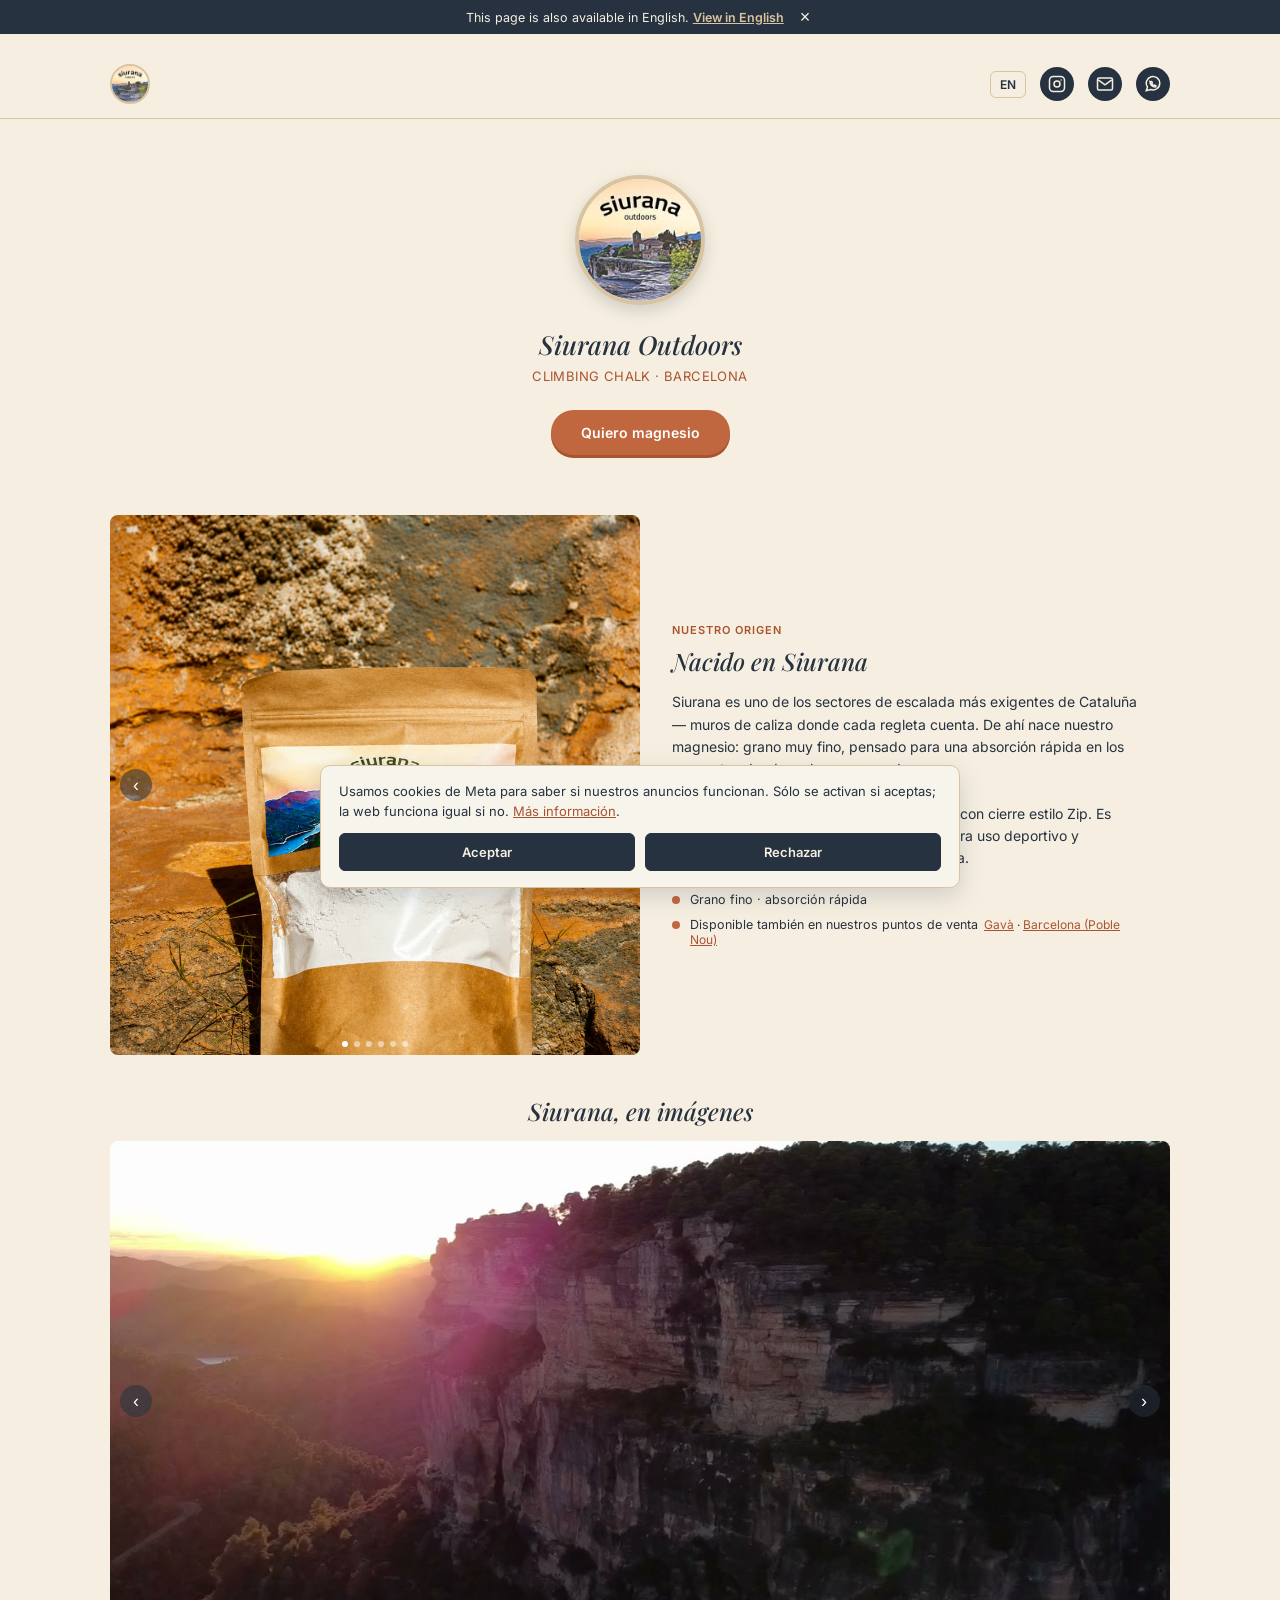
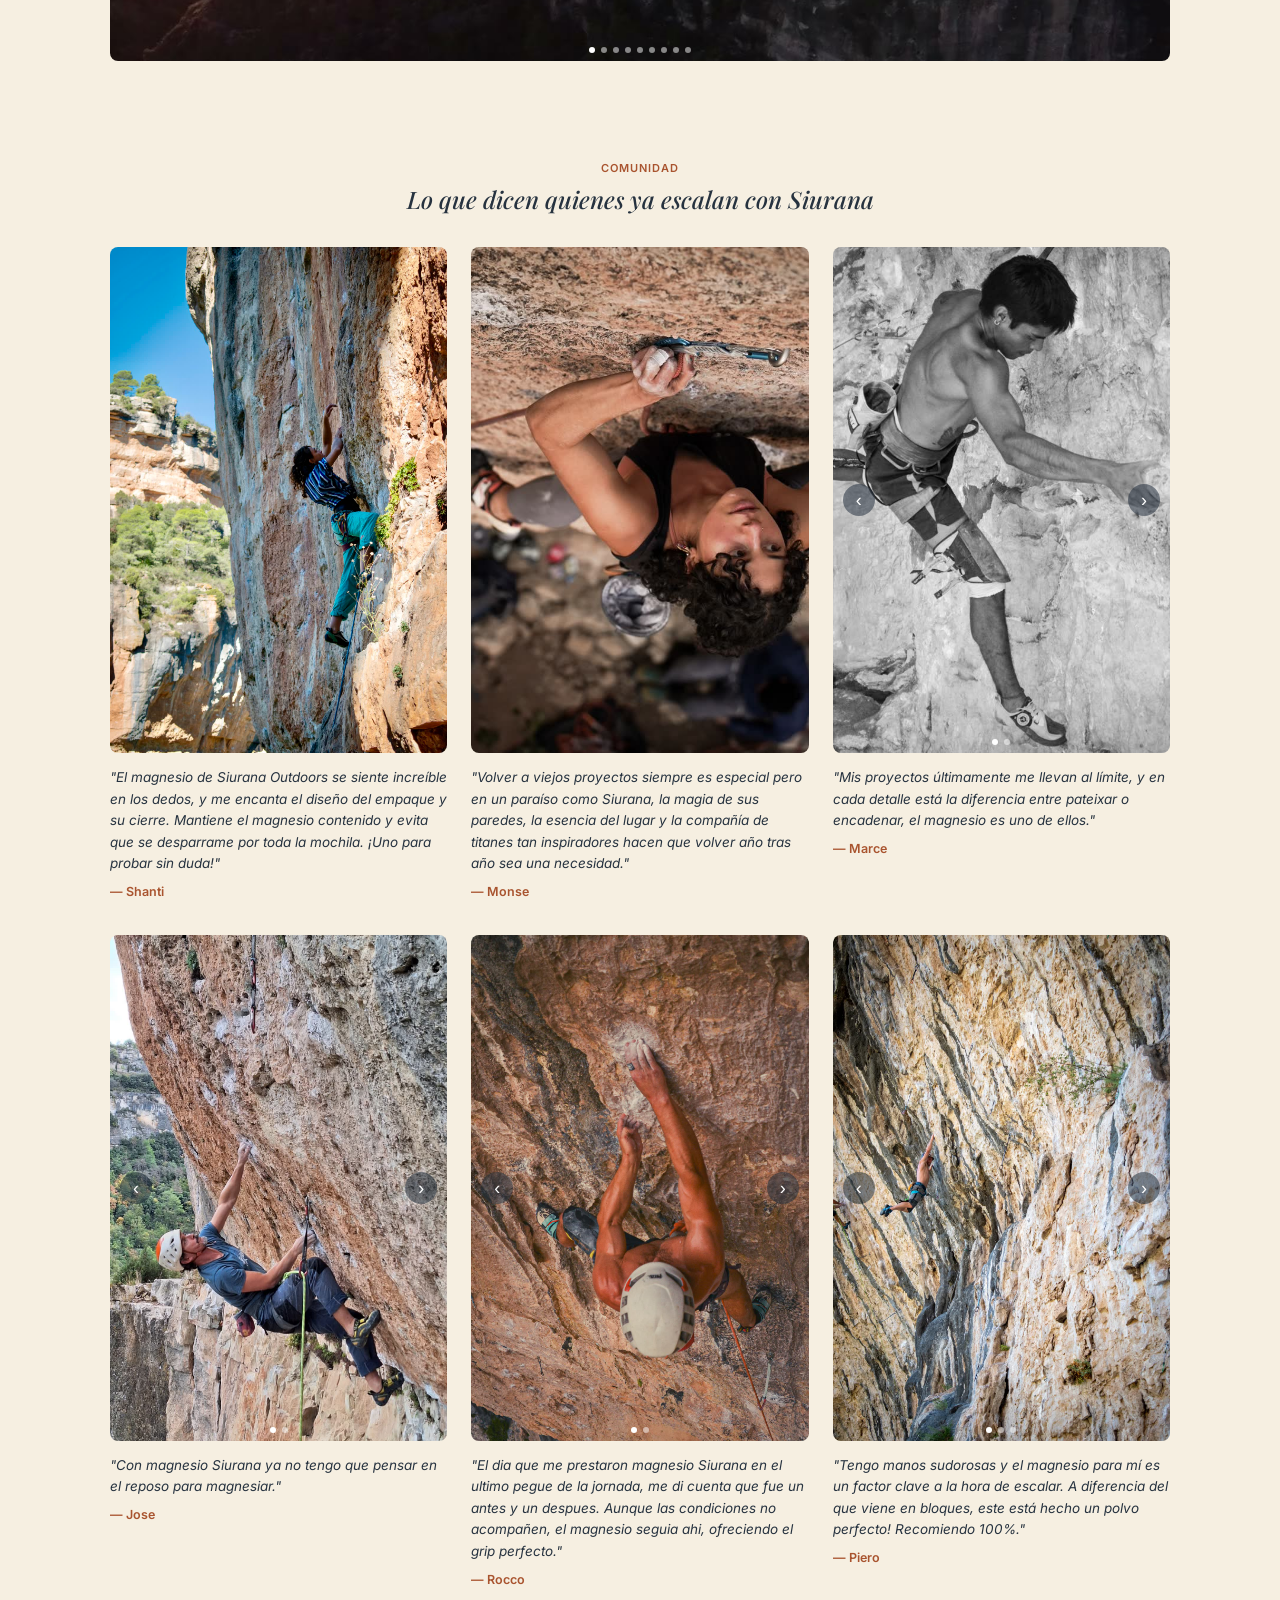
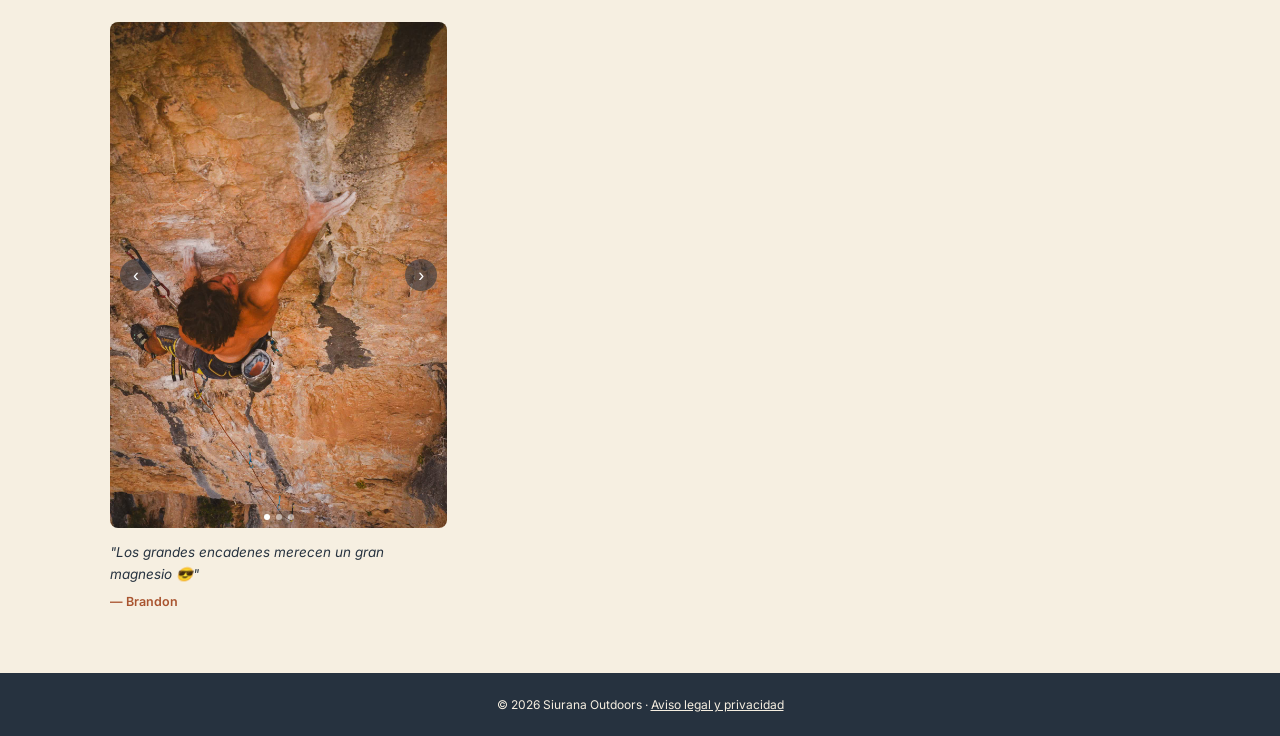
<file: index.html>
<!DOCTYPE html>
<html lang="es">
<head>
<meta name="facebook-domain-verification" content="gnhtam00y5c8gb1vcw3yrjskty4gc7" />
<meta charset="UTF-8">
<script>
// Only an explicit ES/EN choice (stored by the language toggle) redirects.
// Guessing from the browser language is what Google asks sites not to do:
// Googlebot crawls without Accept-Language and mostly from the US, so it
// would be bounced off the Spanish pages. First-time visitors whose browser
// is in the other language get a suggestion bar instead (main.js).
(function () {
  var pref = null;
  try { pref = localStorage.getItem('siuranaLang'); } catch (e) {}
  var onEnglishPage = window.location.pathname.indexOf('/en/') === 0;
  if (pref === 'en' && !onEnglishPage) { window.location.replace('/en/'); }
  if (pref === 'es' && onEnglishPage) { window.location.replace('/'); }
})();
</script>
<meta name="viewport" content="width=device-width, initial-scale=1.0">
<title>Magnesio de escalada 250 g en Barcelona | Siurana Outdoors</title>
<meta name="description" content="Magnesio de escalada en polvo, 100 % carbonato y grano fino. Bolsa de 250 g a 8 €: envío a domicilio por 2,99 € o recógelo gratis en Barcelona o Gavà.">
<link rel="canonical" href="https://siuranaoutdoors.com/">
<link rel="alternate" hreflang="es" href="https://siuranaoutdoors.com/">
<link rel="alternate" hreflang="en" href="https://siuranaoutdoors.com/en/">
<link rel="alternate" hreflang="x-default" href="https://siuranaoutdoors.com/">
<meta property="og:type" content="website">
<meta property="og:site_name" content="Siurana Outdoors">
<meta property="og:title" content="Magnesio de escalada 250 g en Barcelona | Siurana Outdoors">
<meta property="og:description" content="Magnesio de escalada en polvo, 100 % carbonato y grano fino. Bolsa de 250 g a 8 €: envío a domicilio por 2,99 € o recógelo gratis en Barcelona o Gavà.">
<meta property="og:url" content="https://siuranaoutdoors.com/">
<meta property="og:image" content="https://siuranaoutdoors.com/assets/img/og-image.jpg">
<meta property="og:image:width" content="1200">
<meta property="og:image:height" content="630">
<meta property="og:locale" content="es_ES">
<meta name="twitter:card" content="summary_large_image">
<meta name="theme-color" content="#f6efe1">
<script type="application/ld+json">
{
 "@context": "https://schema.org",
 "@graph": [
  {
   "@type": "Organization",
   "@id": "https://siuranaoutdoors.com/#org",
   "name": "Siurana Outdoors",
   "url": "https://siuranaoutdoors.com/",
   "logo": "https://siuranaoutdoors.com/assets/img/logo.jpg",
   "email": "siuranaoutdoors@outlook.com",
   "telephone": "+34667895438",
   "sameAs": [
    "https://www.instagram.com/siuranaoutdoors"
   ]
  },
  {
   "@type": "Product",
   "@id": "https://siuranaoutdoors.com/#magnesio-250g",
   "sku": "magnesio-250g",
   "name": "Magnesio de escalada Siurana Outdoors 250 g",
   "description": "Magnesio de escalada en polvo, 100 % carbonato de magnesio, grano fino. Bolsa doypack de papel kraft de 250 g con cierre zip.",
   "image": [
    "https://siuranaoutdoors.com/assets/img/product/product-1.jpg",
    "https://siuranaoutdoors.com/assets/img/product/product-2.jpg",
    "https://siuranaoutdoors.com/assets/img/product/product-3.jpg"
   ],
   "brand": {
    "@type": "Brand",
    "name": "Siurana Outdoors"
   },
   "offers": {
    "@type": "Offer",
    "url": "https://siuranaoutdoors.com/",
    "price": "8.00",
    "priceCurrency": "EUR",
    "availability": "https://schema.org/InStock",
    "itemCondition": "https://schema.org/NewCondition",
    "seller": {
     "@id": "https://siuranaoutdoors.com/#org"
    },
    "shippingDetails": {
     "@type": "OfferShippingDetails",
     "shippingRate": {
      "@type": "MonetaryAmount",
      "value": "2.99",
      "currency": "EUR"
     },
     "shippingDestination": {
      "@type": "DefinedRegion",
      "addressCountry": "ES"
     }
    }
   }
  }
 ]
}
</script>
<link rel="icon" type="image/png" href="/assets/img/favicon.png">
<link rel="apple-touch-icon" href="/assets/img/favicon.png">
<link rel="stylesheet" href="/assets/css/style.css?v=20261014">
</head>
<body>

<header class="site-header">
  <div class="container header-inner">
    <a class="logo-link" href="/"><img class="logo" src="/assets/img/logo.jpg" alt="Siurana Outdoors"></a>
    <div class="header-right">
      <a class="lang-toggle" href="/en/" onclick="localStorage.setItem('siuranaLang','en')" onmousedown="localStorage.setItem('siuranaLang','en')" lang="en" aria-label="Switch to English">EN</a>
      <a class="icon-link" href="https://www.instagram.com/siuranaoutdoors" target="_blank" rel="noopener" title="Instagram" aria-label="Instagram">
        <svg aria-hidden="true" viewBox="0 0 24 24" fill="none" stroke="currentColor" stroke-width="2"><rect x="2" y="2" width="20" height="20" rx="5"/><circle cx="12" cy="12" r="4"/><circle cx="17.5" cy="6.5" r="1" fill="currentColor" stroke="none"/></svg>
      </a>
      <a class="icon-link" href="mailto:siuranaoutdoors@outlook.com" title="Email" aria-label="Email">
        <svg aria-hidden="true" viewBox="0 0 24 24" fill="none" stroke="currentColor" stroke-width="2"><rect x="2" y="4" width="20" height="16" rx="2"/><path d="M3 6.5l9 6.5 9-6.5"/></svg>
      </a>
      <a class="icon-link" href="https://wa.me/34667895438" target="_blank" rel="noopener" title="WhatsApp" aria-label="WhatsApp">
        <svg aria-hidden="true" viewBox="0 0 24 24" fill="none" stroke="currentColor" stroke-width="2"><path d="M3 21l1.65-4.95A9 9 0 1 1 8.95 19.35L3 21z"/><path d="M8.5 9.5c0-.5.5-1 1-1h.5c.3 0 .5.2.6.5l.4 1.2c.1.3 0 .6-.2.8l-.5.5a5.5 5.5 0 0 0 2.7 2.7l.5-.5c.2-.2.5-.3.8-.2l1.2.4c.3.1.5.3.5.6v.5c0 .5-.5 1-1 1-3.9 0-7-3.1-7-7z"/></svg>
      </a>
    </div>
  </div>
</header>
<section class="hero">
  <div class="container hero-inner">
    <img class="logo-big" src="/assets/img/logo.jpg" alt="Siurana Outdoors">
    <h1 class="hero-title">Siurana Outdoors</h1>
    <p class="hero-sub">Climbing Chalk · Barcelona</p>
    <div class="stage">
      <a class="btn-base btn-crimp" href="/pedido/">
        <div class="tipWrap">
          <div class="fingertip"></div><div class="fingertip"></div><div class="fingertip"></div><div class="fingertip"></div>
          <div class="thumbtip"></div>
        </div>
        Quiero magnesio
      </a>
      <div class="crimpWrap">
        <div class="finger"></div><div class="finger"></div><div class="finger"></div><div class="finger"></div>
        <div class="thumb"></div>
      </div>
      <div class="puffWrap">
        <span class="puff"></span><span class="puff"></span><span class="puff"></span>
        <span class="puff"></span><span class="puff"></span><span class="puff"></span>
      </div>
    </div>
  </div>
</section>
<section class="about">
  <div class="container about-inner">
    <div class="carousel about-photo" data-carousel>
      <div class="carousel-slide is-active"><img src="/assets/img/product/product-1.jpg" alt="Bolsa de magnesio Siurana Outdoors"></div>
      <div class="carousel-slide"><img src="/assets/img/product/product-2.jpg" alt="Bolsa de magnesio Siurana Outdoors, otro ángulo" loading="lazy"></div>
      <div class="carousel-slide"><img src="/assets/img/product/product-3.jpg" alt="Bolsa de magnesio Siurana Outdoors junto a las paredes de Siurana" loading="lazy"></div>
      <div class="carousel-slide"><img src="/assets/img/product/product-4.jpg" alt="Bolsa de magnesio Siurana Outdoors bajo un techo de roca" loading="lazy"></div>
      <div class="carousel-slide"><img src="/assets/img/product/product-5.jpg" alt="Bolsa de magnesio Siurana Outdoors con la pared de Siurana desenfocada de fondo" loading="lazy"></div>
      <div class="carousel-slide"><img src="/assets/img/product/product-6.jpg" alt="Bolsa de magnesio Siurana Outdoors en una zona de descanso junto al sector de escalada" loading="lazy"></div>
      <button class="carousel-arrow carousel-prev" aria-label="Foto anterior">‹</button>
      <button class="carousel-arrow carousel-next" aria-label="Foto siguiente">›</button>
    </div>
    <div class="about-copy">
      <div class="eyebrow">Nuestro origen</div>
      <h2 class="section-title">Nacido en Siurana</h2>
      <p class="body-text">
        Siurana es uno de los sectores de escalada más exigentes de Cataluña — muros de caliza donde cada regleta cuenta. De ahí nace nuestro magnesio: grano muy fino, pensado para una absorción rápida en los momentos donde no hay margen de error.
      </p>
      <p class="body-text">
        Bolsa de 250 g, en DoyPack de papel Kraft con cierre estilo Zip. Es 100% Carbonato de magnesio aprobado para uso deportivo y conforme a la normativa de la Unión Europea.
      </p>
      <ul class="facts">
        <li><span class="dot"></span> Grano fino · absorción rápida</li>
        <li><span class="dot"></span><span>Disponible también en nuestros puntos de venta <span class="stockist-links"><a href="https://maps.app.goo.gl/orKX2u5GM6163wHe7" target="_blank" rel="noopener">Gavà</a> · <a href="https://maps.app.goo.gl/r31NURB6KiJb9p6s8" target="_blank" rel="noopener">Barcelona (Poble Nou)</a></span></span></li>
      </ul>
    </div>
  </div>
</section>
<section class="gallery">
  <div class="container">
    <h2 class="section-title" style="text-align:center;">Siurana, en imágenes</h2>
    <div class="carousel gallery-carousel" data-carousel aria-label="Galería de fotos y video de Siurana">
      <div class="carousel-slide is-active">
        <video muted loop playsinline preload="none" poster="/assets/img/gallery-poster.jpg">
          <source src="/assets/video/siurana.mp4" type="video/mp4">
        </video>
      </div>
      <div class="carousel-slide">
        <video muted loop playsinline preload="none" poster="/assets/img/gallery-poster-2.jpg">
          <source src="/assets/video/siurana-2.mp4" type="video/mp4">
        </video>
      </div>
      <div class="carousel-slide">
        <video muted loop playsinline preload="none" poster="/assets/img/gallery-poster-3.jpg">
          <source src="/assets/video/siurana-3.mp4" type="video/mp4">
        </video>
      </div>
      <div class="carousel-slide"><img src="/assets/img/gallery/landscape-1.jpg" alt="Primer plano de brotes rojizos de un arbusto silvestre cerca de Siurana" loading="lazy"></div>
      <div class="carousel-slide"><img src="/assets/img/gallery/landscape-2.jpg" alt="Aguja de roca junto a la pared principal de Siurana, bajo un cielo despejado" loading="lazy"></div>
      <div class="carousel-slide"><img src="/assets/img/gallery/landscape-3.jpg" alt="Primer plano de flores rosadas de brezo entre las rocas de Siurana" loading="lazy"></div>
      <div class="carousel-slide"><img src="/assets/img/gallery/landscape-4.jpg" alt="Escalador en la pared al atardecer, con el sol asomando entre los árboles" loading="lazy"></div>
      <div class="carousel-slide"><img src="/assets/img/gallery/landscape-5.jpg" alt="Vista del valle de Siurana desde un techo de roca, con escaladores preparando la vía" loading="lazy"></div>
      <div class="carousel-slide"><img src="/assets/img/gallery/landscape-6.jpg" alt="Escalador asciende una pared de roca caliza anaranjada en Siurana" loading="lazy"></div>
      <button class="carousel-arrow carousel-prev" aria-label="Anterior">‹</button>
      <button class="carousel-arrow carousel-next" aria-label="Siguiente">›</button>
    </div>
  </div>
</section>
<section class="testimonials">
  <div class="container">
    <div class="eyebrow" style="text-align:center;">Comunidad</div>
    <h2 class="section-title" style="text-align:center;">Lo que dicen quienes ya escalan con Siurana</h2>
    <div class="testimonials-grid">
      <figure class="testimonial-card">
        <div class="carousel testimonial-photo" data-carousel aria-label="Foto de Shanti">
          <div class="carousel-slide is-active"><img src="/assets/img/athletes/shanti-1.jpg" alt="Shanti escalando una pared alta en Siurana, con el valle y el cielo azul de fondo" loading="lazy"></div>
          <button class="carousel-arrow carousel-prev" aria-label="Foto anterior">‹</button>
          <button class="carousel-arrow carousel-next" aria-label="Foto siguiente">›</button>
        </div>
        <blockquote class="testimonial-quote">
          <p>"El magnesio de Siurana Outdoors se siente increíble en los dedos, y me encanta el diseño del empaque y su cierre. Mantiene el magnesio contenido y evita que se desparrame por toda la mochila. ¡Uno para probar sin duda!"</p>
          <cite>— Shanti</cite>
        </blockquote>
      </figure>
      <figure class="testimonial-card">
        <div class="carousel testimonial-photo" data-carousel aria-label="Fotos de Monse">
          <div class="carousel-slide is-active"><img src="/assets/img/athletes/monse-1.jpg" alt="Monse clipando una cinta exprés en una vía de Siurana, con magnesio en las manos" loading="lazy"></div>
          <button class="carousel-arrow carousel-prev" aria-label="Foto anterior">‹</button>
          <button class="carousel-arrow carousel-next" aria-label="Foto siguiente">›</button>
        </div>
        <blockquote class="testimonial-quote">
          <p>"Volver a viejos proyectos siempre es especial pero en un paraíso como Siurana, la magia de sus paredes, la esencia del lugar y la compañía de titanes tan inspiradores hacen que volver año tras año sea una necesidad."</p>
          <cite>— Monse</cite>
        </blockquote>
      </figure>
      <figure class="testimonial-card">
        <div class="carousel testimonial-photo" data-carousel aria-label="Fotos de Marce">
          <div class="carousel-slide is-active"><img src="/assets/img/athletes/marce-1.jpg" alt="Marce realizando un movimiento dinámico en un techo de roca en Siurana, foto en blanco y negro" loading="lazy"></div>
          <div class="carousel-slide"><img src="/assets/img/athletes/marce-2.jpg" alt="Marce agarrando una hueco con los dedos llenos de magnesio bajo un techo de roca en Siurana" loading="lazy"></div>
          <button class="carousel-arrow carousel-prev" aria-label="Foto anterior">‹</button>
          <button class="carousel-arrow carousel-next" aria-label="Foto siguiente">›</button>
        </div>
        <blockquote class="testimonial-quote">
          <p>"Mis proyectos últimamente me llevan al límite, y en cada detalle está la diferencia entre pateixar o encadenar, el magnesio es uno de ellos."</p>
          <cite>— Marce</cite>
        </blockquote>
      </figure>
      <figure class="testimonial-card">
        <div class="carousel testimonial-photo" data-carousel aria-label="Fotos de Jose">
          <div class="carousel-slide is-active"><img src="/assets/img/athletes/jose-1.jpg" alt="Jose escalando un techo con vistas al valle de Siurana, a punto de clipar una cinta exprés" loading="lazy"></div>
          <div class="carousel-slide"><img src="/assets/img/athletes/jose-2.jpg" alt="Jose escalando una pared muy inclinada en Siurana, con el brazo estirado hacia una presa" loading="lazy"></div>
          <button class="carousel-arrow carousel-prev" aria-label="Foto anterior">‹</button>
          <button class="carousel-arrow carousel-next" aria-label="Foto siguiente">›</button>
        </div>
        <blockquote class="testimonial-quote">
          <p>"Con magnesio Siurana ya no tengo que pensar en el reposo para magnesiar."</p>
          <cite>— Jose</cite>
        </blockquote>
      </figure>
      <figure class="testimonial-card">
        <div class="carousel testimonial-photo" data-carousel aria-label="Fotos de Rocco">
          <div class="carousel-slide is-active"><img src="/assets/img/athletes/rocco-1.jpg" alt="Rocco estirando el brazo para agarrar una presa saliente en una pared de Siurana" loading="lazy"></div>
          <div class="carousel-slide"><img src="/assets/img/athletes/rocco-2.jpg" alt="Rocco escalando en Siurana con otros escaladores asegurando desde una repisa al fondo" loading="lazy"></div>
          <button class="carousel-arrow carousel-prev" aria-label="Foto anterior">‹</button>
          <button class="carousel-arrow carousel-next" aria-label="Foto siguiente">›</button>
        </div>
        <blockquote class="testimonial-quote">
          <p>"El dia que me prestaron magnesio Siurana en el ultimo pegue de la jornada, me di cuenta que fue un antes y un despues. Aunque las condiciones no acompañen, el magnesio seguia ahi, ofreciendo el grip perfecto."</p>
          <cite>— Rocco</cite>
        </blockquote>
      </figure>
      <figure class="testimonial-card">
        <div class="carousel testimonial-photo" data-carousel aria-label="Fotos de Piero">
          <div class="carousel-slide is-active"><img src="/assets/img/athletes/piero-1.jpg" alt="Piero en pleno movimiento dinámico sobre una pared de Siurana" loading="lazy"></div>
          <div class="carousel-slide"><img src="/assets/img/athletes/piero-2.jpg" alt="Piero escalando bajo un gran techo de roca en Siurana, con el valle al fondo" loading="lazy"></div>
          <div class="carousel-slide"><img src="/assets/img/athletes/piero-3.jpg" alt="Piero descansando en una reunión, con el material de escalada en el arnés" loading="lazy"></div>
          <button class="carousel-arrow carousel-prev" aria-label="Foto anterior">‹</button>
          <button class="carousel-arrow carousel-next" aria-label="Foto siguiente">›</button>
        </div>
        <blockquote class="testimonial-quote">
          <p>"Tengo manos sudorosas y el magnesio para mí es un factor clave a la hora de escalar. A diferencia del que viene en bloques, este está hecho un polvo perfecto! Recomiendo 100%."</p>
          <cite>— Piero</cite>
        </blockquote>
      </figure>
      <figure class="testimonial-card">
        <div class="carousel testimonial-photo" data-carousel aria-label="Fotos de Brandon">
          <div class="carousel-slide is-active"><img src="/assets/img/athletes/brandon-1.jpg" alt="Brandon estirando el brazo hacia una presa en una pared de Siurana" loading="lazy"></div>
          <div class="carousel-slide"><img src="/assets/img/athletes/brandon-2.jpg" alt="Brandon escalando una placa de roca en Siurana, con magnesio en los dedos" loading="lazy"></div>
          <div class="carousel-slide"><img src="/assets/img/athletes/brandon-3.jpg" alt="Brandon escalando una pared vertical en Siurana con el cielo de fondo" loading="lazy"></div>
          <button class="carousel-arrow carousel-prev" aria-label="Foto anterior">‹</button>
          <button class="carousel-arrow carousel-next" aria-label="Foto siguiente">›</button>
        </div>
        <blockquote class="testimonial-quote">
          <p>"Los grandes encadenes merecen un gran magnesio 😎"</p>
          <cite>— Brandon</cite>
        </blockquote>
      </figure>
    </div>
  </div>
</section>
<footer class="site-footer">
  <div class="container">
    <p>&copy; 2026 Siurana Outdoors · <a href="/privacidad/">Aviso legal y privacidad</a></p>
  </div>
</footer>

<script src="/assets/js/meta.js?v=20261014"></script>
<script src="/assets/js/origin.js?v=20261014"></script>
<script src="/assets/js/main.js?v=20261014"></script>
</body>
</html>
</file>
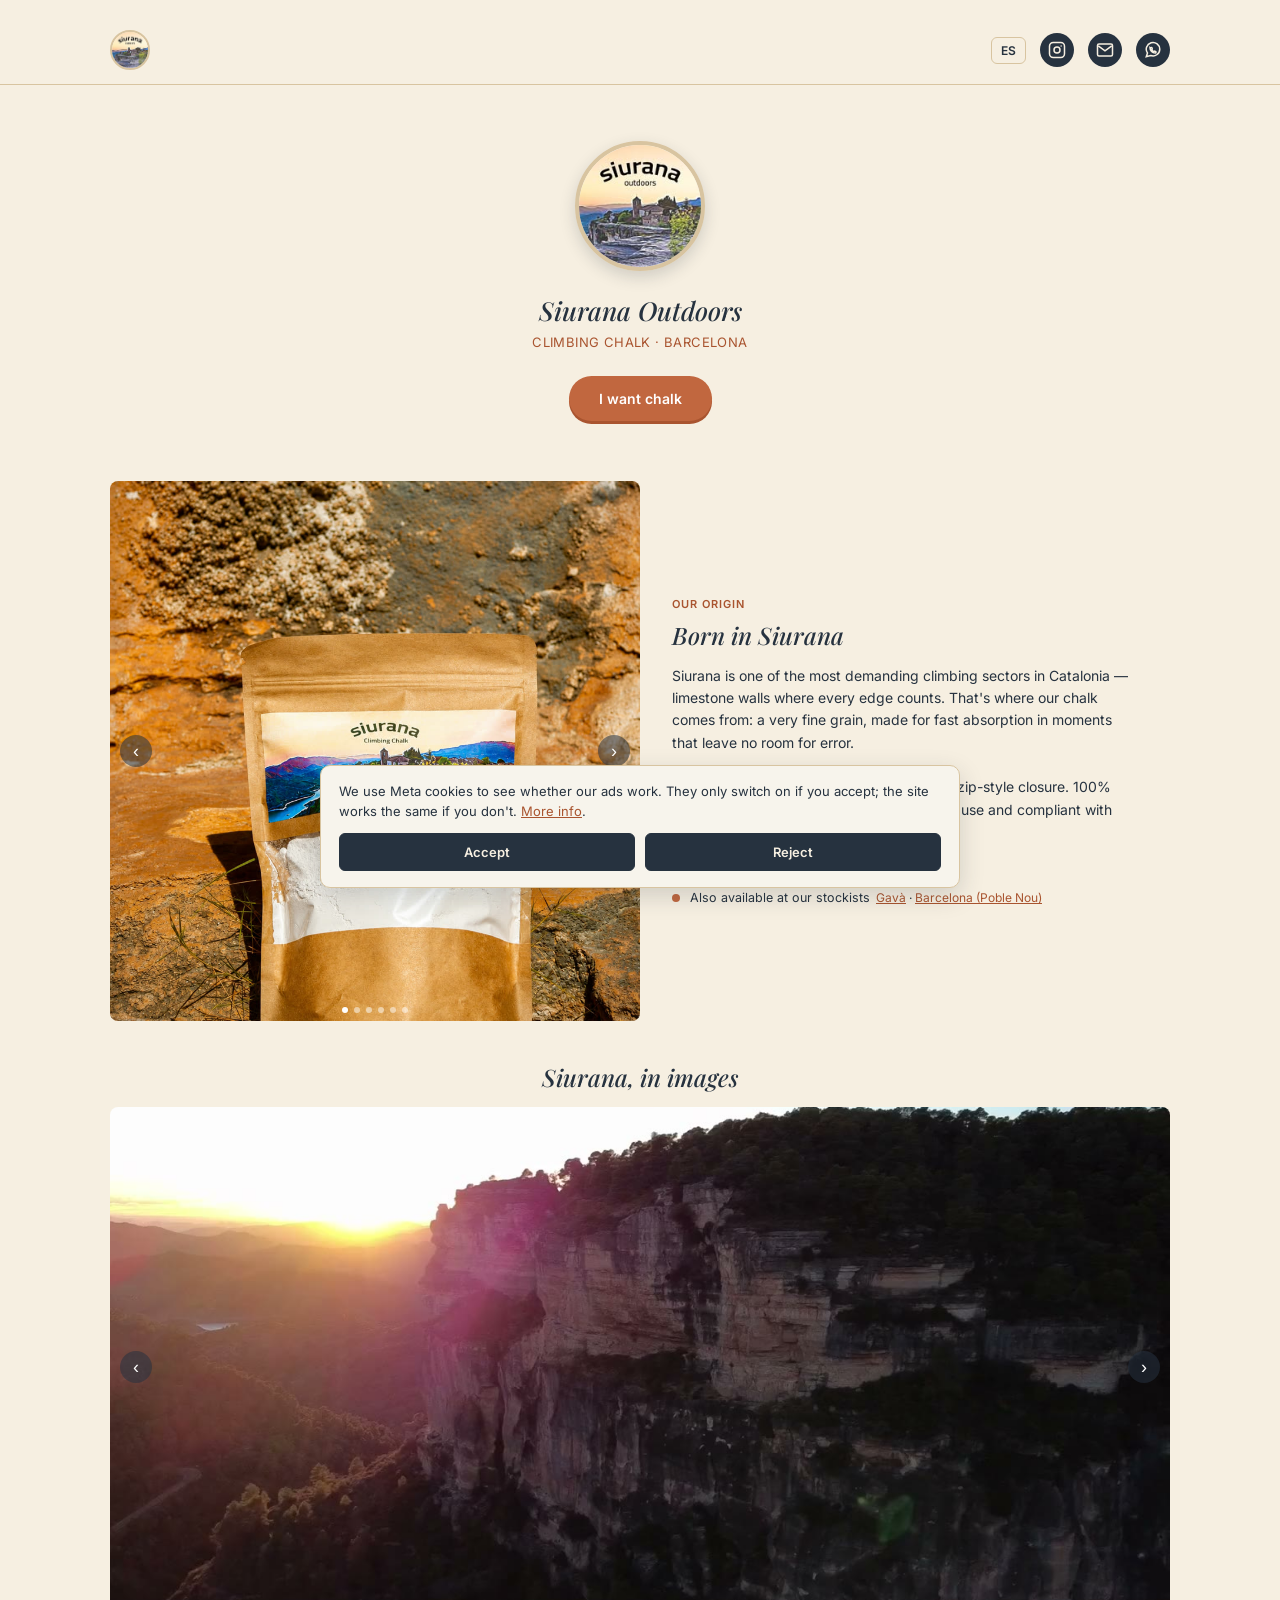
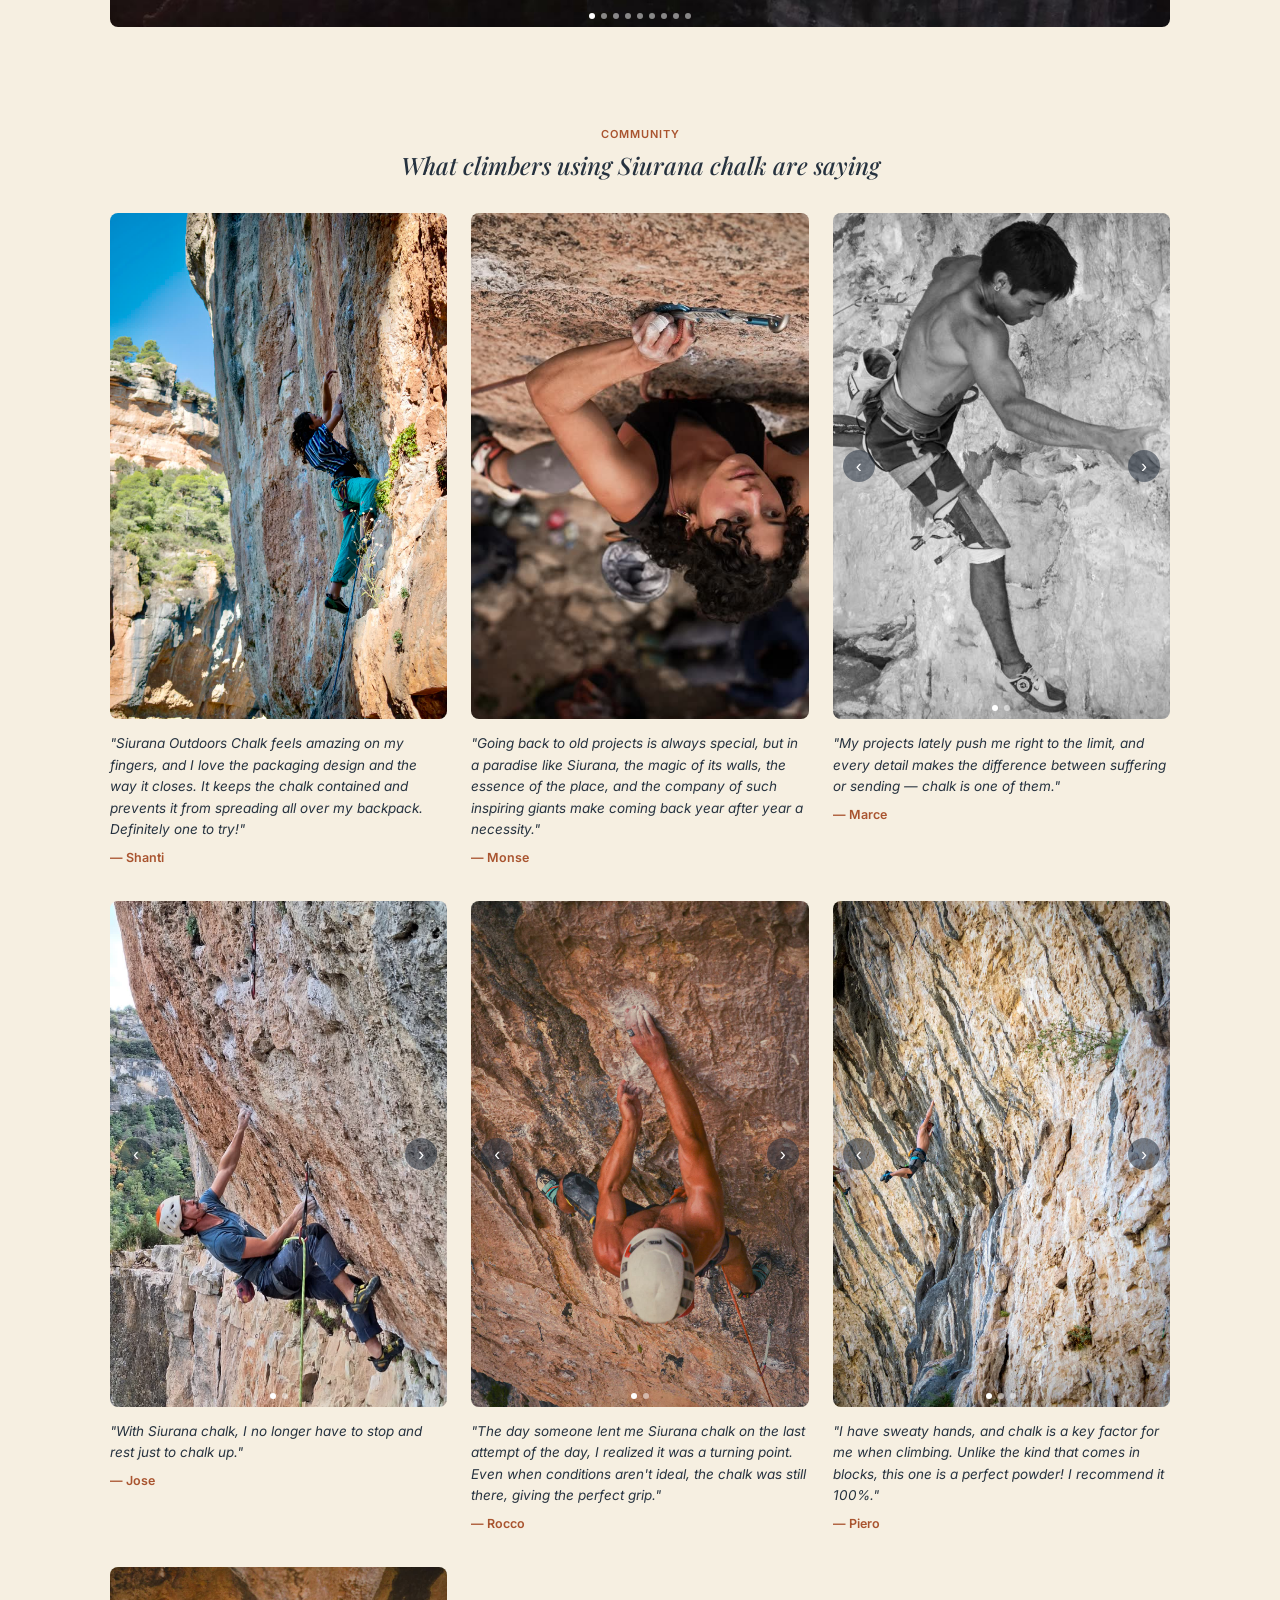
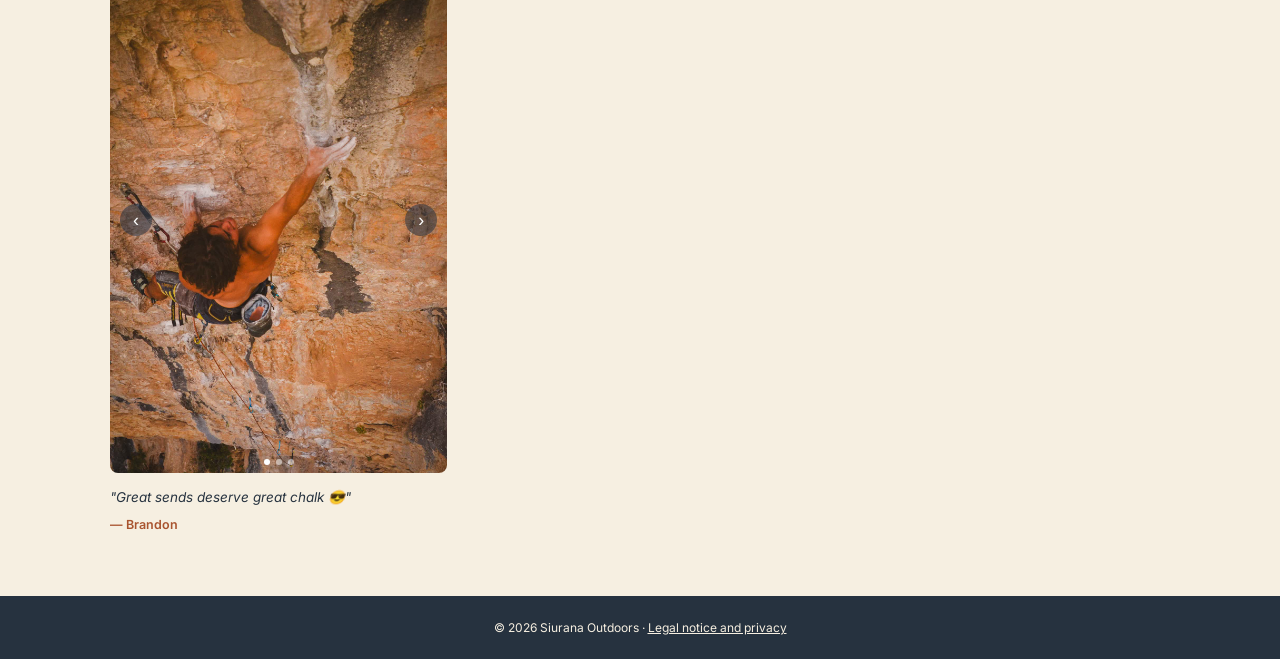
<file: en/index.html>
<!DOCTYPE html>
<html lang="en">
<head>
<meta charset="UTF-8">
<script>
// Only an explicit ES/EN choice (stored by the language toggle) redirects.
// Guessing from the browser language is what Google asks sites not to do:
// Googlebot crawls without Accept-Language and mostly from the US, so it
// would be bounced off the Spanish pages. First-time visitors whose browser
// is in the other language get a suggestion bar instead (main.js).
(function () {
  var pref = null;
  try { pref = localStorage.getItem('siuranaLang'); } catch (e) {}
  var onEnglishPage = window.location.pathname.indexOf('/en/') === 0;
  if (pref === 'en' && !onEnglishPage) { window.location.replace('/en/'); }
  if (pref === 'es' && onEnglishPage) { window.location.replace('/'); }
})();
</script>
<meta name="viewport" content="width=device-width, initial-scale=1.0">
<title>Climbing Chalk in Barcelona · 250 g Bag | Siurana Outdoors</title>
<meta name="description" content="Fine climbing chalk, 100% magnesium carbonate. 250 g bag for €8: home delivery for €2.99 or free pickup in Barcelona or Gavà.">
<link rel="canonical" href="https://siuranaoutdoors.com/en/">
<link rel="alternate" hreflang="es" href="https://siuranaoutdoors.com/">
<link rel="alternate" hreflang="en" href="https://siuranaoutdoors.com/en/">
<link rel="alternate" hreflang="x-default" href="https://siuranaoutdoors.com/">
<meta property="og:type" content="website">
<meta property="og:site_name" content="Siurana Outdoors">
<meta property="og:title" content="Climbing Chalk in Barcelona · 250 g Bag | Siurana Outdoors">
<meta property="og:description" content="Fine climbing chalk, 100% magnesium carbonate. 250 g bag for €8: home delivery for €2.99 or free pickup in Barcelona or Gavà.">
<meta property="og:url" content="https://siuranaoutdoors.com/en/">
<meta property="og:image" content="https://siuranaoutdoors.com/assets/img/og-image.jpg">
<meta property="og:image:width" content="1200">
<meta property="og:image:height" content="630">
<meta property="og:locale" content="en_GB">
<meta name="twitter:card" content="summary_large_image">
<meta name="theme-color" content="#f6efe1">
<script type="application/ld+json">
{
 "@context": "https://schema.org",
 "@graph": [
  {
   "@type": "Organization",
   "@id": "https://siuranaoutdoors.com/#org",
   "name": "Siurana Outdoors",
   "url": "https://siuranaoutdoors.com/",
   "logo": "https://siuranaoutdoors.com/assets/img/logo.jpg",
   "email": "siuranaoutdoors@outlook.com",
   "telephone": "+34667895438",
   "sameAs": [
    "https://www.instagram.com/siuranaoutdoors"
   ]
  },
  {
   "@type": "Product",
   "@id": "https://siuranaoutdoors.com/en/#magnesio-250g",
   "sku": "magnesio-250g",
   "name": "Siurana Outdoors climbing chalk 250 g",
   "description": "Fine loose climbing chalk, 100% magnesium carbonate. 250 g kraft paper doypack with zip closure.",
   "image": [
    "https://siuranaoutdoors.com/assets/img/product/product-1.jpg",
    "https://siuranaoutdoors.com/assets/img/product/product-2.jpg",
    "https://siuranaoutdoors.com/assets/img/product/product-3.jpg"
   ],
   "brand": {
    "@type": "Brand",
    "name": "Siurana Outdoors"
   },
   "offers": {
    "@type": "Offer",
    "url": "https://siuranaoutdoors.com/en/",
    "price": "8.00",
    "priceCurrency": "EUR",
    "availability": "https://schema.org/InStock",
    "itemCondition": "https://schema.org/NewCondition",
    "seller": {
     "@id": "https://siuranaoutdoors.com/#org"
    },
    "shippingDetails": {
     "@type": "OfferShippingDetails",
     "shippingRate": {
      "@type": "MonetaryAmount",
      "value": "2.99",
      "currency": "EUR"
     },
     "shippingDestination": {
      "@type": "DefinedRegion",
      "addressCountry": "ES"
     }
    }
   }
  }
 ]
}
</script>
<link rel="icon" type="image/png" href="/assets/img/favicon.png">
<link rel="apple-touch-icon" href="/assets/img/favicon.png">
<link rel="stylesheet" href="/assets/css/style.css?v=20261014">
</head>
<body>

<header class="site-header">
  <div class="container header-inner">
    <a class="logo-link" href="/en/"><img class="logo" src="/assets/img/logo.jpg" alt="Siurana Outdoors"></a>
    <div class="header-right">
      <a class="lang-toggle" href="/" onclick="localStorage.setItem('siuranaLang','es')" onmousedown="localStorage.setItem('siuranaLang','es')" lang="es" aria-label="Switch to Spanish">ES</a>
      <a class="icon-link" href="https://www.instagram.com/siuranaoutdoors" target="_blank" rel="noopener" title="Instagram" aria-label="Instagram">
        <svg aria-hidden="true" viewBox="0 0 24 24" fill="none" stroke="currentColor" stroke-width="2"><rect x="2" y="2" width="20" height="20" rx="5"/><circle cx="12" cy="12" r="4"/><circle cx="17.5" cy="6.5" r="1" fill="currentColor" stroke="none"/></svg>
      </a>
      <a class="icon-link" href="mailto:siuranaoutdoors@outlook.com" title="Email" aria-label="Email">
        <svg aria-hidden="true" viewBox="0 0 24 24" fill="none" stroke="currentColor" stroke-width="2"><rect x="2" y="4" width="20" height="16" rx="2"/><path d="M3 6.5l9 6.5 9-6.5"/></svg>
      </a>
      <a class="icon-link" href="https://wa.me/34667895438" target="_blank" rel="noopener" title="WhatsApp" aria-label="WhatsApp">
        <svg aria-hidden="true" viewBox="0 0 24 24" fill="none" stroke="currentColor" stroke-width="2"><path d="M3 21l1.65-4.95A9 9 0 1 1 8.95 19.35L3 21z"/><path d="M8.5 9.5c0-.5.5-1 1-1h.5c.3 0 .5.2.6.5l.4 1.2c.1.3 0 .6-.2.8l-.5.5a5.5 5.5 0 0 0 2.7 2.7l.5-.5c.2-.2.5-.3.8-.2l1.2.4c.3.1.5.3.5.6v.5c0 .5-.5 1-1 1-3.9 0-7-3.1-7-7z"/></svg>
      </a>
    </div>
  </div>
</header>

<section class="hero">
  <div class="container hero-inner">
    <img class="logo-big" src="/assets/img/logo.jpg" alt="Siurana Outdoors">
    <h1 class="hero-title">Siurana Outdoors</h1>
    <p class="hero-sub">Climbing Chalk · Barcelona</p>
    <div class="stage">
      <a class="btn-base btn-crimp" href="/en/order/">
        <div class="tipWrap">
          <div class="fingertip"></div><div class="fingertip"></div><div class="fingertip"></div><div class="fingertip"></div>
          <div class="thumbtip"></div>
        </div>
        I want chalk
      </a>
      <div class="crimpWrap">
        <div class="finger"></div><div class="finger"></div><div class="finger"></div><div class="finger"></div>
        <div class="thumb"></div>
      </div>
      <div class="puffWrap">
        <span class="puff"></span><span class="puff"></span><span class="puff"></span>
        <span class="puff"></span><span class="puff"></span><span class="puff"></span>
      </div>
    </div>
  </div>
</section>

<section class="about">
  <div class="container about-inner">
    <div class="carousel about-photo" data-carousel>
      <div class="carousel-slide is-active"><img src="/assets/img/product/product-1.jpg" alt="Siurana Outdoors chalk bag"></div>
      <div class="carousel-slide"><img src="/assets/img/product/product-2.jpg" alt="Siurana Outdoors chalk bag, another angle" loading="lazy"></div>
      <div class="carousel-slide"><img src="/assets/img/product/product-3.jpg" alt="Siurana Outdoors chalk bag next to the Siurana cliffs" loading="lazy"></div>
      <div class="carousel-slide"><img src="/assets/img/product/product-4.jpg" alt="Siurana Outdoors chalk bag under a rock overhang" loading="lazy"></div>
      <div class="carousel-slide"><img src="/assets/img/product/product-5.jpg" alt="Siurana Outdoors chalk bag with the Siurana cliff blurred in the background" loading="lazy"></div>
      <div class="carousel-slide"><img src="/assets/img/product/product-6.jpg" alt="Siurana Outdoors chalk bag at a rest area near the climbing sector" loading="lazy"></div>
      <button class="carousel-arrow carousel-prev" aria-label="Previous photo">‹</button>
      <button class="carousel-arrow carousel-next" aria-label="Next photo">›</button>
    </div>
    <div class="about-copy">
      <div class="eyebrow">Our origin</div>
      <h2 class="section-title">Born in Siurana</h2>
      <p class="body-text">
        Siurana is one of the most demanding climbing sectors in Catalonia — limestone walls where every edge counts. That's where our chalk comes from: a very fine grain, made for fast absorption in moments that leave no room for error.
      </p>
      <p class="body-text">
        250g bag, in a Kraft paper DoyPack with a zip-style closure. 100% magnesium carbonate, approved for sports use and compliant with European Union regulations.
      </p>
      <ul class="facts">
        <li><span class="dot"></span> Fine grain · fast absorption</li>
        <li><span class="dot"></span><span>Also available at our stockists <span class="stockist-links"><a href="https://maps.app.goo.gl/orKX2u5GM6163wHe7" target="_blank" rel="noopener">Gavà</a> · <a href="https://maps.app.goo.gl/r31NURB6KiJb9p6s8" target="_blank" rel="noopener">Barcelona (Poble Nou)</a></span></span></li>
      </ul>
    </div>
  </div>
</section>

<section class="gallery">
  <div class="container">
    <h2 class="section-title" style="text-align:center;">Siurana, in images</h2>
    <div class="carousel gallery-carousel" data-carousel aria-label="Gallery of Siurana photos and video">
      <div class="carousel-slide is-active">
        <video muted loop playsinline preload="none" poster="/assets/img/gallery-poster.jpg">
          <source src="/assets/video/siurana.mp4" type="video/mp4">
        </video>
      </div>
      <div class="carousel-slide">
        <video muted loop playsinline preload="none" poster="/assets/img/gallery-poster-2.jpg">
          <source src="/assets/video/siurana-2.mp4" type="video/mp4">
        </video>
      </div>
      <div class="carousel-slide">
        <video muted loop playsinline preload="none" poster="/assets/img/gallery-poster-3.jpg">
          <source src="/assets/video/siurana-3.mp4" type="video/mp4">
        </video>
      </div>
      <div class="carousel-slide"><img src="/assets/img/gallery/landscape-1.jpg" alt="Close-up of reddish buds on a wild shrub near Siurana" loading="lazy"></div>
      <div class="carousel-slide"><img src="/assets/img/gallery/landscape-2.jpg" alt="Rock pillar beside Siurana's main cliff face under a clear sky" loading="lazy"></div>
      <div class="carousel-slide"><img src="/assets/img/gallery/landscape-3.jpg" alt="Close-up of pink heather flowers among the rocks of Siurana" loading="lazy"></div>
      <div class="carousel-slide"><img src="/assets/img/gallery/landscape-4.jpg" alt="Climber on the cliff at sunset, with the sun glowing through the trees" loading="lazy"></div>
      <div class="carousel-slide"><img src="/assets/img/gallery/landscape-5.jpg" alt="View of the Siurana valley from beneath a rock roof, with climbers gearing up" loading="lazy"></div>
      <div class="carousel-slide"><img src="/assets/img/gallery/landscape-6.jpg" alt="Climber ascending an orange limestone wall in Siurana" loading="lazy"></div>
      <button class="carousel-arrow carousel-prev" aria-label="Previous">‹</button>
      <button class="carousel-arrow carousel-next" aria-label="Next">›</button>
    </div>
  </div>
</section>

<section class="testimonials">
  <div class="container">
    <div class="eyebrow" style="text-align:center;">Community</div>
    <h2 class="section-title" style="text-align:center;">What climbers using Siurana chalk are saying</h2>
    <div class="testimonials-grid">
      <figure class="testimonial-card">
        <div class="carousel testimonial-photo" data-carousel aria-label="Photo of Shanti">
          <div class="carousel-slide is-active"><img src="/assets/img/athletes/shanti-1.jpg" alt="Shanti climbing a tall wall in Siurana, with the valley and blue sky in the background" loading="lazy"></div>
          <button class="carousel-arrow carousel-prev" aria-label="Previous photo">‹</button>
          <button class="carousel-arrow carousel-next" aria-label="Next photo">›</button>
        </div>
        <blockquote class="testimonial-quote">
          <p>"Siurana Outdoors Chalk feels amazing on my fingers, and I love the packaging design and the way it closes. It keeps the chalk contained and prevents it from spreading all over my backpack. Definitely one to try!"</p>
          <cite>— Shanti</cite>
        </blockquote>
      </figure>
      <figure class="testimonial-card">
        <div class="carousel testimonial-photo" data-carousel aria-label="Photos of Monse">
          <div class="carousel-slide is-active"><img src="/assets/img/athletes/monse-1.jpg" alt="Monse clipping a quickdraw on a route in Siurana, chalk on her hands" loading="lazy"></div>
          <button class="carousel-arrow carousel-prev" aria-label="Previous photo">‹</button>
          <button class="carousel-arrow carousel-next" aria-label="Next photo">›</button>
        </div>
        <blockquote class="testimonial-quote">
          <p>"Going back to old projects is always special, but in a paradise like Siurana, the magic of its walls, the essence of the place, and the company of such inspiring giants make coming back year after year a necessity."</p>
          <cite>— Monse</cite>
        </blockquote>
      </figure>
      <figure class="testimonial-card">
        <div class="carousel testimonial-photo" data-carousel aria-label="Photos of Marce">
          <div class="carousel-slide is-active"><img src="/assets/img/athletes/marce-1.jpg" alt="Marce making a dynamic move on a roof in Siurana, black and white photo" loading="lazy"></div>
          <div class="carousel-slide"><img src="/assets/img/athletes/marce-2.jpg" alt="Marce gripping a pocket hold with chalked fingers under a roof in Siurana" loading="lazy"></div>
          <button class="carousel-arrow carousel-prev" aria-label="Previous photo">‹</button>
          <button class="carousel-arrow carousel-next" aria-label="Next photo">›</button>
        </div>
        <blockquote class="testimonial-quote">
          <p>"My projects lately push me right to the limit, and every detail makes the difference between suffering or sending — chalk is one of them."</p>
          <cite>— Marce</cite>
        </blockquote>
      </figure>
      <figure class="testimonial-card">
        <div class="carousel testimonial-photo" data-carousel aria-label="Photos of Jose">
          <div class="carousel-slide is-active"><img src="/assets/img/athletes/jose-1.jpg" alt="Jose climbing a roof with views of the Siurana valley, about to clip a quickdraw" loading="lazy"></div>
          <div class="carousel-slide"><img src="/assets/img/athletes/jose-2.jpg" alt="Jose climbing a very steep wall in Siurana, arm stretched toward a hold" loading="lazy"></div>
          <button class="carousel-arrow carousel-prev" aria-label="Previous photo">‹</button>
          <button class="carousel-arrow carousel-next" aria-label="Next photo">›</button>
        </div>
        <blockquote class="testimonial-quote">
          <p>"With Siurana chalk, I no longer have to stop and rest just to chalk up."</p>
          <cite>— Jose</cite>
        </blockquote>
      </figure>
      <figure class="testimonial-card">
        <div class="carousel testimonial-photo" data-carousel aria-label="Photos of Rocco">
          <div class="carousel-slide is-active"><img src="/assets/img/athletes/rocco-1.jpg" alt="Rocco reaching for a jutting hold on a wall in Siurana" loading="lazy"></div>
          <div class="carousel-slide"><img src="/assets/img/athletes/rocco-2.jpg" alt="Rocco climbing in Siurana with other climbers belaying from a ledge in the background" loading="lazy"></div>
          <button class="carousel-arrow carousel-prev" aria-label="Previous photo">‹</button>
          <button class="carousel-arrow carousel-next" aria-label="Next photo">›</button>
        </div>
        <blockquote class="testimonial-quote">
          <p>"The day someone lent me Siurana chalk on the last attempt of the day, I realized it was a turning point. Even when conditions aren't ideal, the chalk was still there, giving the perfect grip."</p>
          <cite>— Rocco</cite>
        </blockquote>
      </figure>
      <figure class="testimonial-card">
        <div class="carousel testimonial-photo" data-carousel aria-label="Photos of Piero">
          <div class="carousel-slide is-active"><img src="/assets/img/athletes/piero-1.jpg" alt="Piero mid-dynamic-move on a wall in Siurana" loading="lazy"></div>
          <div class="carousel-slide"><img src="/assets/img/athletes/piero-2.jpg" alt="Piero climbing under a huge rock roof in Siurana, with the valley below" loading="lazy"></div>
          <div class="carousel-slide"><img src="/assets/img/athletes/piero-3.jpg" alt="Piero resting at a belay station, climbing gear racked on his harness" loading="lazy"></div>
          <button class="carousel-arrow carousel-prev" aria-label="Previous photo">‹</button>
          <button class="carousel-arrow carousel-next" aria-label="Next photo">›</button>
        </div>
        <blockquote class="testimonial-quote">
          <p>"I have sweaty hands, and chalk is a key factor for me when climbing. Unlike the kind that comes in blocks, this one is a perfect powder! I recommend it 100%."</p>
          <cite>— Piero</cite>
        </blockquote>
      </figure>
      <figure class="testimonial-card">
        <div class="carousel testimonial-photo" data-carousel aria-label="Photos of Brandon">
          <div class="carousel-slide is-active"><img src="/assets/img/athletes/brandon-1.jpg" alt="Brandon reaching for a hold on a wall in Siurana" loading="lazy"></div>
          <div class="carousel-slide"><img src="/assets/img/athletes/brandon-2.jpg" alt="Brandon climbing a slab in Siurana, chalk on his fingers" loading="lazy"></div>
          <div class="carousel-slide"><img src="/assets/img/athletes/brandon-3.jpg" alt="Brandon climbing a vertical wall in Siurana with the sky in the background" loading="lazy"></div>
          <button class="carousel-arrow carousel-prev" aria-label="Previous photo">‹</button>
          <button class="carousel-arrow carousel-next" aria-label="Next photo">›</button>
        </div>
        <blockquote class="testimonial-quote">
          <p>"Great sends deserve great chalk 😎"</p>
          <cite>— Brandon</cite>
        </blockquote>
      </figure>
    </div>
  </div>
</section>

<footer class="site-footer">
  <div class="container">
    <p>&copy; 2026 Siurana Outdoors · <a href="/en/privacy/">Legal notice and privacy</a></p>
  </div>
</footer>

<script src="/assets/js/meta.js?v=20261014"></script>
<script src="/assets/js/origin.js?v=20261014"></script>
<script src="/assets/js/main.js?v=20261014"></script>
</body>
</html>
</file>
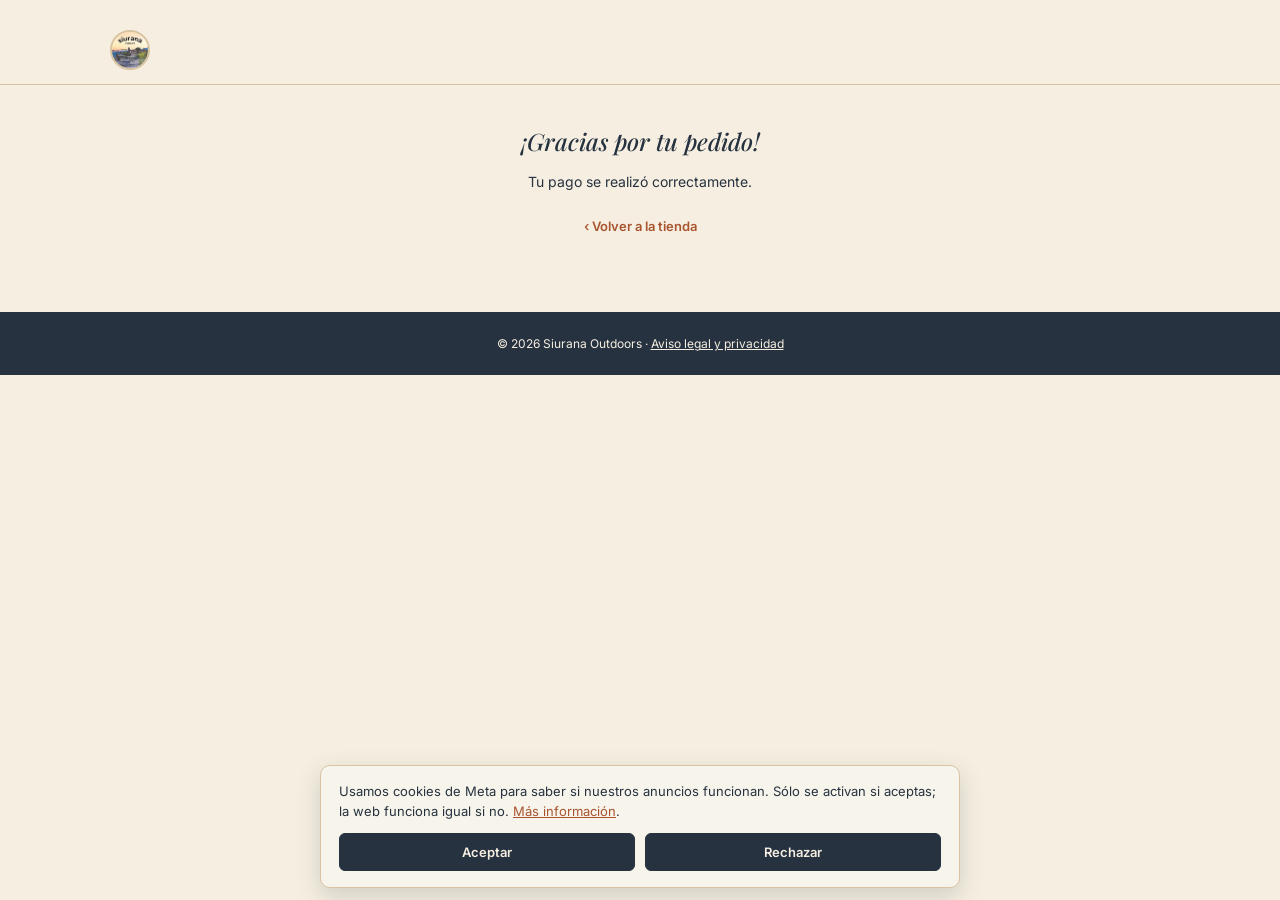
<file: order-success/index.html>
<!DOCTYPE html>
<html lang="es">
<head>
<meta charset="UTF-8">
<meta name="viewport" content="width=device-width, initial-scale=1.0">
<meta name="robots" content="noindex">
<title>¡Gracias por tu pedido! — Siurana Outdoors</title>
<link rel="icon" type="image/png" href="/assets/img/favicon.png">
<link rel="apple-touch-icon" href="/assets/img/favicon.png">
<link rel="stylesheet" href="/assets/css/style.css?v=20261014">
</head>
<body>

<header class="site-header">
  <div class="container header-inner">
    <a class="logo-link" href="/"><img class="logo" src="/assets/img/logo.jpg" alt="Siurana Outdoors"></a>
  </div>
</header>

<section class="order">
  <div class="container" style="text-align:center;">
    <h1 class="section-title">¡Gracias por tu pedido!</h1>
    <p class="body-text">Tu pago se realizó correctamente.</p>
    <p class="order-confirmation" id="whatsapp-notify" hidden>
      Te vamos a confirmar el pedido por WhatsApp. Si no se abrió solo: <a href="#" target="_blank" rel="noopener">Avisar por WhatsApp</a>
    </p>
    <a class="back-link" href="/">‹ Volver a la tienda</a>
  </div>
</section>

<footer class="site-footer">
  <div class="container">
    <p>&copy; 2026 Siurana Outdoors · <a href="/privacidad/">Aviso legal y privacidad</a></p>
  </div>
</footer>

<script src="/assets/js/meta.js?v=20261014"></script>
<script src="/assets/js/origin.js?v=20261014"></script>
<script src="/assets/js/main.js?v=20261014"></script>
</body>
</html>
</file>
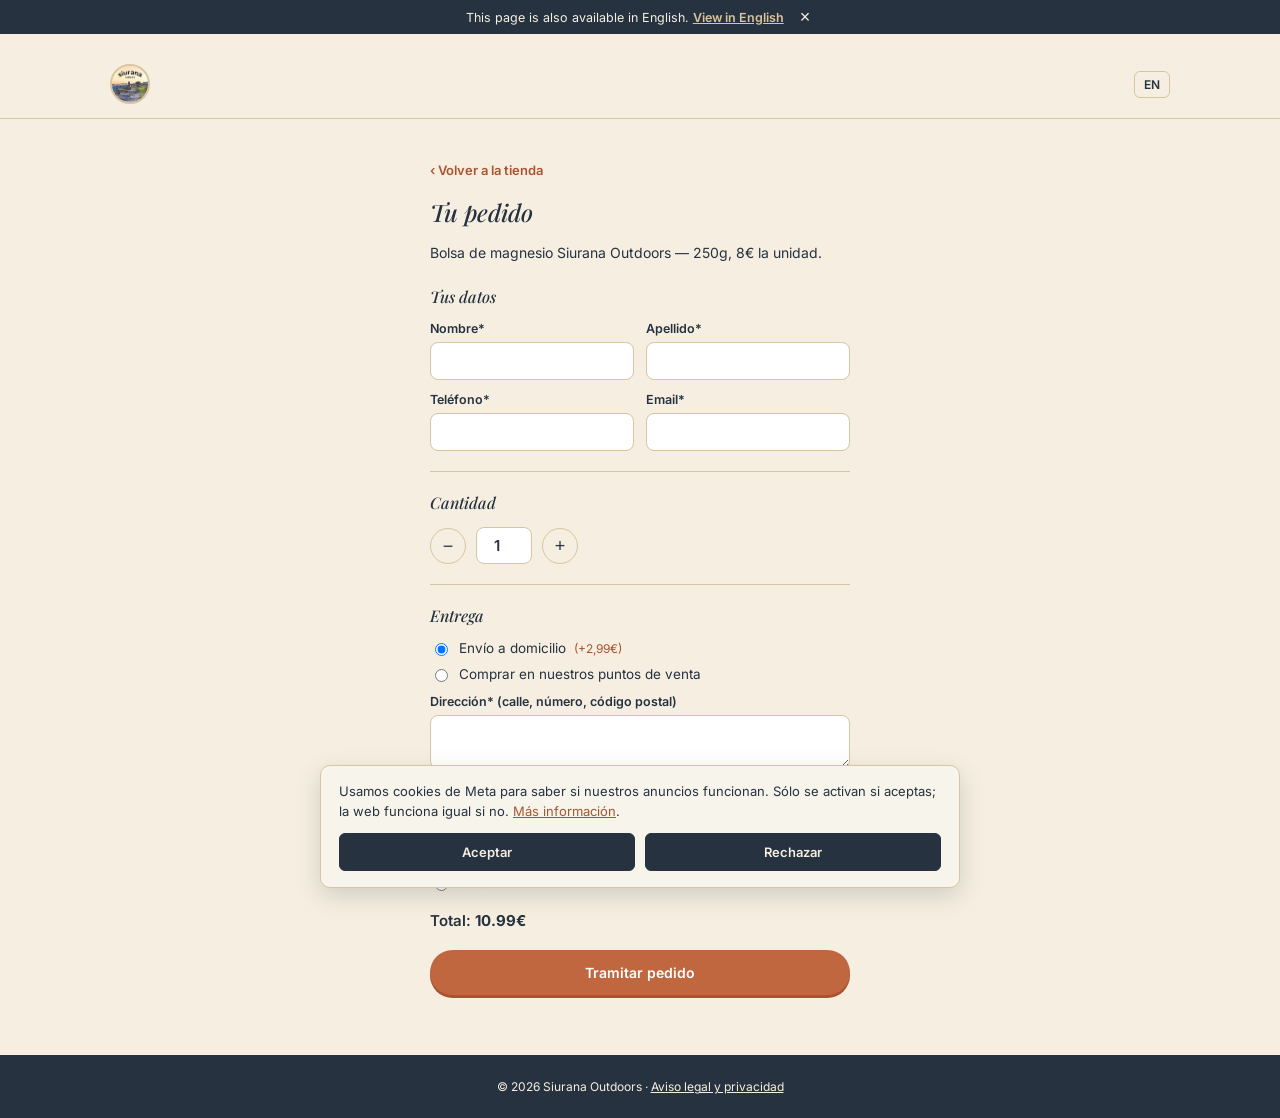
<file: pedido/index.html>
<!DOCTYPE html>
<html lang="es">
<head>
<meta charset="UTF-8">
<script>
// Only an explicit ES/EN choice (stored by the language toggle) redirects.
// Guessing from the browser language is what Google asks sites not to do:
// Googlebot crawls without Accept-Language and mostly from the US, so it
// would be bounced off the Spanish pages. First-time visitors whose browser
// is in the other language get a suggestion bar instead (main.js).
(function () {
  var pref = null;
  try { pref = localStorage.getItem('siuranaLang'); } catch (e) {}
  var onEnglishPage = window.location.pathname.indexOf('/en/') === 0;
  if (pref === 'en' && !onEnglishPage) { window.location.replace('/en/order/'); }
  if (pref === 'es' && onEnglishPage) { window.location.replace('/pedido/'); }
})();
</script>
<meta name="viewport" content="width=device-width, initial-scale=1.0">
<meta name="robots" content="noindex">
<title>Tu pedido — Siurana Outdoors</title>
<link rel="icon" type="image/png" href="/assets/img/favicon.png">
<link rel="apple-touch-icon" href="/assets/img/favicon.png">
<link rel="stylesheet" href="/assets/css/style.css?v=20261014">
</head>
<body>

<header class="site-header">
  <div class="container header-inner">
    <a class="logo-link" href="/"><img class="logo" src="/assets/img/logo.jpg" alt="Siurana Outdoors"></a>
    <div class="header-right">
      <a class="lang-toggle" href="/en/order/" onclick="localStorage.setItem('siuranaLang','en')" onmousedown="localStorage.setItem('siuranaLang','en')" lang="en" aria-label="Switch to English">EN</a>
    </div>
  </div>
</header>

<section class="order">
  <div class="container">
    <a class="back-link" href="/">‹ Volver a la tienda</a>
    <h1 class="section-title">Tu pedido</h1>
    <p class="body-text">Bolsa de magnesio Siurana Outdoors — 250g, 8€ la unidad.</p>

    <form id="order-form" novalidate>
      <div class="order-block" style="border-top:none; padding-top:0; margin-top:0;">
        <h2 class="section-title" style="font-size:16px;">Tus datos</h2>
        <div class="field-row">
          <div class="field">
            <label for="first-name">Nombre*</label>
            <input type="text" id="first-name" required>
          </div>
          <div class="field">
            <label for="last-name">Apellido*</label>
            <input type="text" id="last-name" required>
          </div>
        </div>
        <div class="field-row">
          <div class="field">
            <label for="phone">Teléfono*</label>
            <input type="tel" id="phone" required>
          </div>
          <div class="field">
            <label for="email">Email*</label>
            <input type="email" id="email" required>
          </div>
        </div>
      </div>

      <div class="order-block">
        <h2 class="section-title" style="font-size:16px;">Cantidad</h2>
        <div class="qty-stepper">
          <button type="button" class="qty-btn" id="qty-minus" aria-label="Restar una unidad">−</button>
          <input type="number" id="qty" min="1" max="10" value="1" inputmode="numeric" aria-label="Cantidad">
          <button type="button" class="qty-btn" id="qty-plus" aria-label="Sumar una unidad">+</button>
        </div>
      </div>

      <div class="order-block">
        <h2 class="section-title" style="font-size:16px;">Entrega</h2>
        <label class="radio-option">
          <input type="radio" name="delivery" id="delivery-shipping" checked>
          Envío a domicilio <span class="fee-note">(+2,99€)</span>
        </label>
        <label class="radio-option">
          <input type="radio" name="delivery" id="delivery-pickup">
          Comprar en nuestros puntos de venta
        </label>

        <div class="field" id="address-field">
          <label for="address">Dirección* (calle, número, código postal)</label>
          <textarea id="address" rows="2" required></textarea>
        </div>

        <div class="field" id="pickup-field" hidden>
          <label for="pickup-point">Punto de venta*</label>
          <select id="pickup-point">
            <option value="">Elige un punto</option>
            <option value="Gavà">Gavà</option>
            <option value="Barcelona (Poble Nou)">Barcelona (Poble Nou)</option>
          </select>
        </div>

        <div class="store-map" id="store-map" hidden>
          <a class="store-map-link" id="store-map-link" href="#" target="_blank" rel="noopener">
            <img id="store-map-img" alt="" width="1040" height="700">
          </a>
          <p class="store-map-name" id="store-map-name"></p>
          <p class="store-map-address" id="store-map-address"></p>
          <p class="store-map-note">Pásate por la tienda y cómpralo allí por 9 €.</p>
          <a class="store-map-directions" id="store-map-directions" href="#" target="_blank" rel="noopener">Cómo llegar</a>
        </div>
      </div>

      <div id="checkout-part">

      <div class="order-block">
        <h2 class="section-title" style="font-size:16px;">Método de pago</h2>
        <label class="radio-option">
          <input type="radio" name="payment" id="payment-card" checked>
          Tarjeta
        </label>
        <label class="radio-option">
          <input type="radio" name="payment" id="payment-bizum">
          Bizum
        </label>
      </div>

      <p class="order-total" aria-live="polite">Total: <strong id="order-total">8€</strong></p>

      <div class="cf-turnstile" data-sitekey="0x4AAAAAAFHWcdulpkmsGeOQ" data-appearance="interaction-only" data-action="order" data-language="es"></div>
      <button type="submit" class="btn-base" id="submit-order">Tramitar pedido</button>
      <p class="order-error" id="order-error" hidden></p>
      <p class="order-confirmation" id="order-confirmation" hidden></p>
      </div>
    </form>
  </div>
</section>

<footer class="site-footer">
  <div class="container">
    <p>&copy; 2026 Siurana Outdoors · <a href="/privacidad/">Aviso legal y privacidad</a></p>
  </div>
</footer>

<script src="https://challenges.cloudflare.com/turnstile/v0/api.js" async defer></script>
<script src="/assets/js/meta.js?v=20261014"></script>
<script src="/assets/js/origin.js?v=20261014"></script>
<script src="/assets/js/main.js?v=20261014"></script>
</body>
</html>
</file>
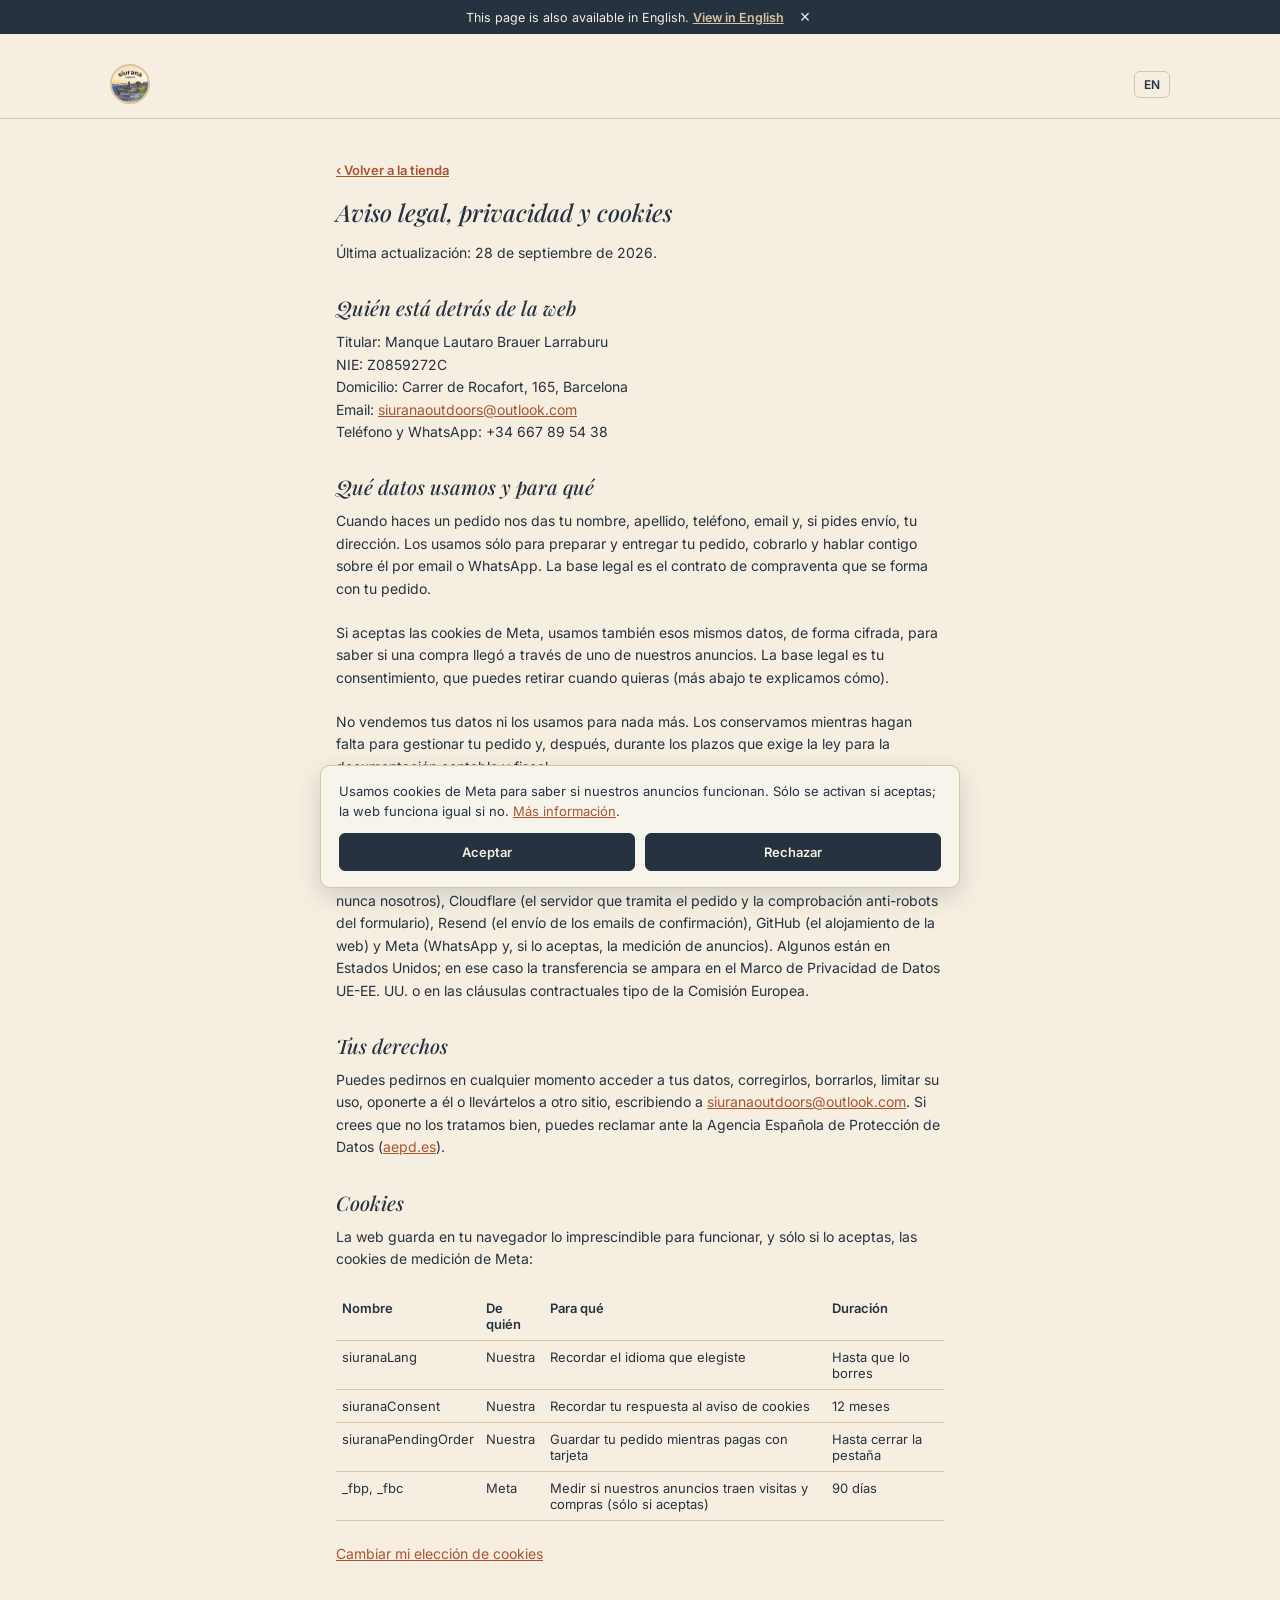
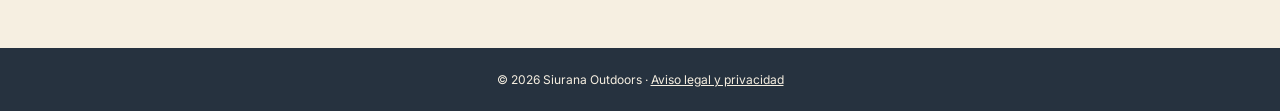
<file: privacidad/index.html>
<!DOCTYPE html>
<html lang="es">
<head>
<meta charset="UTF-8">
<meta name="viewport" content="width=device-width, initial-scale=1.0">
<title>Aviso legal, privacidad y cookies — Siurana Outdoors</title>
<meta name="description" content="Quién está detrás de Siurana Outdoors, qué datos usamos para gestionar tu pedido y qué cookies usa la web.">
<link rel="canonical" href="https://siuranaoutdoors.com/privacidad/">
<link rel="alternate" hreflang="es" href="https://siuranaoutdoors.com/privacidad/">
<link rel="alternate" hreflang="en" href="https://siuranaoutdoors.com/en/privacy/">
<link rel="icon" type="image/png" href="/assets/img/favicon.png">
<link rel="apple-touch-icon" href="/assets/img/favicon.png">
<link rel="stylesheet" href="/assets/css/style.css?v=20261014">
</head>
<body>

<header class="site-header">
  <div class="container header-inner">
    <a href="/"><img class="logo" src="/assets/img/logo.jpg" alt="Siurana Outdoors"></a>
    <div class="header-right">
      <a class="lang-toggle" href="/en/privacy/" onclick="localStorage.setItem('siuranaLang','en')" lang="en" aria-label="Switch to English">EN</a>
    </div>
  </div>
</header>

<section class="order legal">
  <div class="container">
    <a class="back-link" href="/">‹ Volver a la tienda</a>
    <h1 class="section-title">Aviso legal, privacidad y cookies</h1>
    <p class="body-text">Última actualización: 28 de septiembre de 2026.</p>

    <h2 class="section-title legal-h2">Quién está detrás de la web</h2>
    <p class="body-text">
      Titular: Manque Lautaro Brauer Larraburu<br>
      NIE: Z0859272C<br>
      Domicilio: Carrer de Rocafort, 165, Barcelona<br>
      Email: <a href="mailto:siuranaoutdoors@outlook.com">siuranaoutdoors@outlook.com</a><br>
      Teléfono y WhatsApp: +34 667 89 54 38
    </p>

    <h2 class="section-title legal-h2">Qué datos usamos y para qué</h2>
    <p class="body-text">
      Cuando haces un pedido nos das tu nombre, apellido, teléfono, email y, si pides envío, tu dirección.
      Los usamos sólo para preparar y entregar tu pedido, cobrarlo y hablar contigo sobre él por email o WhatsApp.
      La base legal es el contrato de compraventa que se forma con tu pedido.
    </p>
    <p class="body-text">
      Si aceptas las cookies de Meta, usamos también esos mismos datos, de forma cifrada, para saber si una compra
      llegó a través de uno de nuestros anuncios. La base legal es tu consentimiento, que puedes retirar cuando quieras
      (más abajo te explicamos cómo).
    </p>
    <p class="body-text">
      No vendemos tus datos ni los usamos para nada más. Los conservamos mientras hagan falta para gestionar tu pedido
      y, después, durante los plazos que exige la ley para la documentación contable y fiscal.
    </p>

    <h2 class="section-title legal-h2">Quién más los trata por nuestra cuenta</h2>
    <p class="body-text">
      Para que la tienda funcione nos apoyamos en estos proveedores, que sólo tratan tus datos para prestarnos su servicio:
      Stripe (pago con tarjeta: tus datos de tarjeta los recibe Stripe, nunca nosotros), Cloudflare (el servidor que tramita el pedido y la comprobación anti-robots del formulario),
      Resend (el envío de los emails de confirmación), GitHub (el alojamiento de la web) y Meta (WhatsApp y, si lo aceptas, la medición de anuncios).
      Algunos están en Estados Unidos; en ese caso la transferencia se ampara en el Marco de Privacidad de Datos UE-EE. UU.
      o en las cláusulas contractuales tipo de la Comisión Europea.
    </p>

    <h2 class="section-title legal-h2">Tus derechos</h2>
    <p class="body-text">
      Puedes pedirnos en cualquier momento acceder a tus datos, corregirlos, borrarlos, limitar su uso, oponerte a él o
      llevártelos a otro sitio, escribiendo a <a href="mailto:siuranaoutdoors@outlook.com">siuranaoutdoors@outlook.com</a>.
      Si crees que no los tratamos bien, puedes reclamar ante la Agencia Española de Protección de Datos (<a href="https://www.aepd.es" target="_blank" rel="noopener">aepd.es</a>).
    </p>

    <h2 class="section-title legal-h2">Cookies</h2>
    <p class="body-text">La web guarda en tu navegador lo imprescindible para funcionar, y sólo si lo aceptas, las cookies de medición de Meta:</p>
    <table class="legal-table">
      <thead><tr><th>Nombre</th><th>De quién</th><th>Para qué</th><th>Duración</th></tr></thead>
      <tbody>
        <tr><td>siuranaLang</td><td>Nuestra</td><td>Recordar el idioma que elegiste</td><td>Hasta que lo borres</td></tr>
        <tr><td>siuranaConsent</td><td>Nuestra</td><td>Recordar tu respuesta al aviso de cookies</td><td>12 meses</td></tr>
        <tr><td>siuranaPendingOrder</td><td>Nuestra</td><td>Guardar tu pedido mientras pagas con tarjeta</td><td>Hasta cerrar la pestaña</td></tr>
        <tr><td>_fbp, _fbc</td><td>Meta</td><td>Medir si nuestros anuncios traen visitas y compras (sólo si aceptas)</td><td>90 días</td></tr>
      </tbody>
    </table>
    <p class="body-text">
      <a href="#" onclick="window.siuranaMeta && window.siuranaMeta.resetConsent(); return false;">Cambiar mi elección de cookies</a>
    </p>
  </div>
</section>

<footer class="site-footer">
  <div class="container">
    <p>&copy; 2026 Siurana Outdoors · <a href="/privacidad/">Aviso legal y privacidad</a></p>
  </div>
</footer>

<script src="/assets/js/meta.js?v=20261014"></script>
<script src="/assets/js/origin.js?v=20261014"></script>
<script src="/assets/js/main.js?v=20261014"></script>
</body>
</html>
</file>
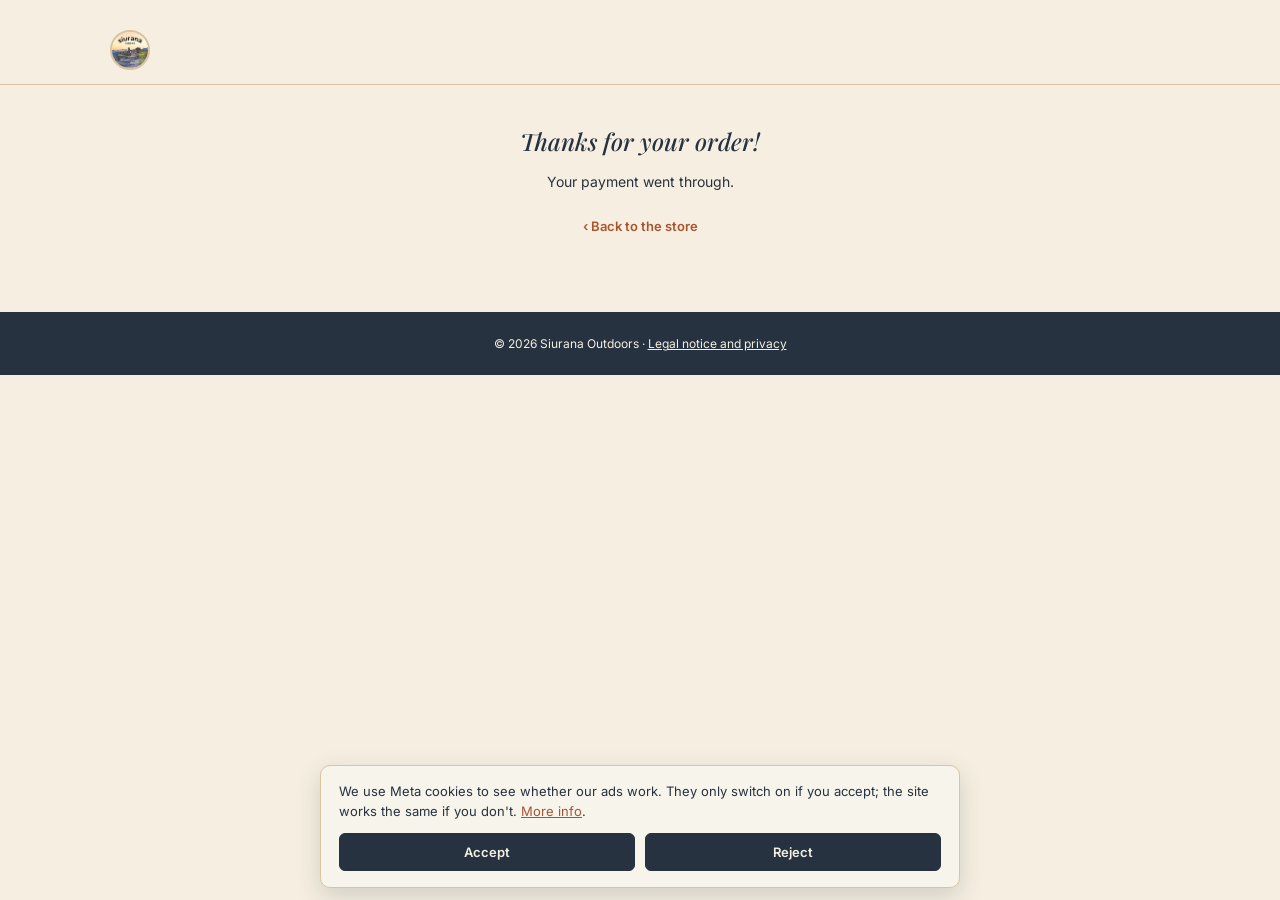
<file: en/order-success/index.html>
<!DOCTYPE html>
<html lang="en">
<head>
<meta charset="UTF-8">
<meta name="viewport" content="width=device-width, initial-scale=1.0">
<meta name="robots" content="noindex">
<title>Thanks for your order! — Siurana Outdoors</title>
<link rel="icon" type="image/png" href="/assets/img/favicon.png">
<link rel="apple-touch-icon" href="/assets/img/favicon.png">
<link rel="stylesheet" href="/assets/css/style.css?v=20261014">
</head>
<body>

<header class="site-header">
  <div class="container header-inner">
    <a class="logo-link" href="/en/"><img class="logo" src="/assets/img/logo.jpg" alt="Siurana Outdoors"></a>
  </div>
</header>

<section class="order">
  <div class="container" style="text-align:center;">
    <h1 class="section-title">Thanks for your order!</h1>
    <p class="body-text">Your payment went through.</p>
    <p class="order-confirmation" id="whatsapp-notify" hidden>
      We'll confirm your order over WhatsApp. If it didn't open on its own: <a href="#" target="_blank" rel="noopener">Notify via WhatsApp</a>
    </p>
    <a class="back-link" href="/en/">‹ Back to the store</a>
  </div>
</section>

<footer class="site-footer">
  <div class="container">
    <p>&copy; 2026 Siurana Outdoors · <a href="/en/privacy/">Legal notice and privacy</a></p>
  </div>
</footer>

<script src="/assets/js/meta.js?v=20261014"></script>
<script src="/assets/js/origin.js?v=20261014"></script>
<script src="/assets/js/main.js?v=20261014"></script>
</body>
</html>
</file>
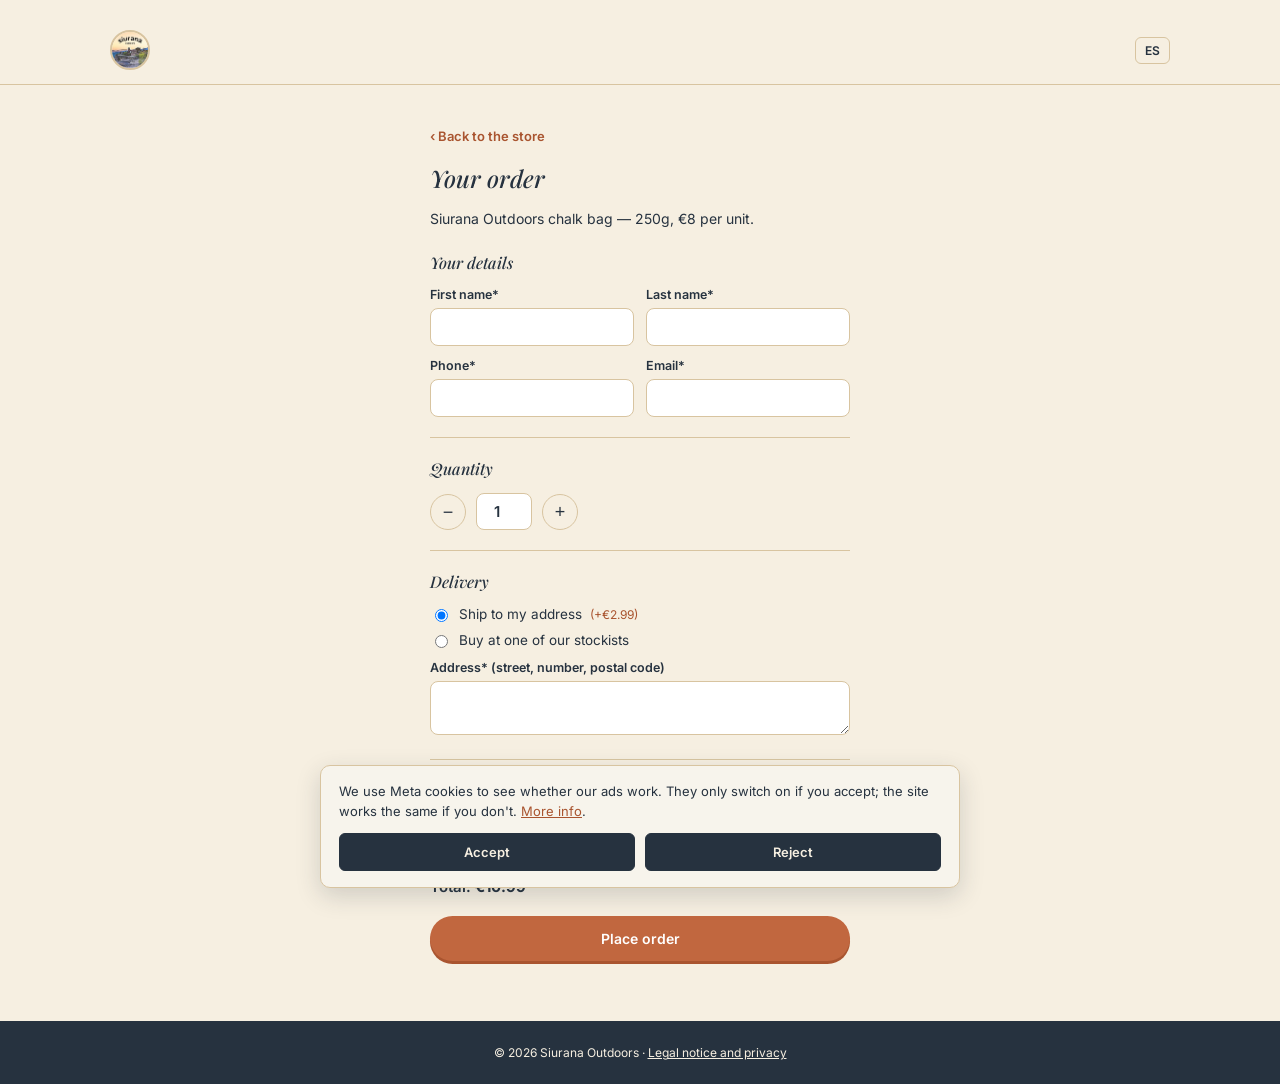
<file: en/order/index.html>
<!DOCTYPE html>
<html lang="en">
<head>
<meta charset="UTF-8">
<script>
// Only an explicit ES/EN choice (stored by the language toggle) redirects.
// Guessing from the browser language is what Google asks sites not to do:
// Googlebot crawls without Accept-Language and mostly from the US, so it
// would be bounced off the Spanish pages. First-time visitors whose browser
// is in the other language get a suggestion bar instead (main.js).
(function () {
  var pref = null;
  try { pref = localStorage.getItem('siuranaLang'); } catch (e) {}
  var onEnglishPage = window.location.pathname.indexOf('/en/') === 0;
  if (pref === 'en' && !onEnglishPage) { window.location.replace('/en/order/'); }
  if (pref === 'es' && onEnglishPage) { window.location.replace('/pedido/'); }
})();
</script>
<meta name="viewport" content="width=device-width, initial-scale=1.0">
<meta name="robots" content="noindex">
<title>Your order — Siurana Outdoors</title>
<link rel="icon" type="image/png" href="/assets/img/favicon.png">
<link rel="apple-touch-icon" href="/assets/img/favicon.png">
<link rel="stylesheet" href="/assets/css/style.css?v=20261014">
</head>
<body>

<header class="site-header">
  <div class="container header-inner">
    <a class="logo-link" href="/en/"><img class="logo" src="/assets/img/logo.jpg" alt="Siurana Outdoors"></a>
    <div class="header-right">
      <a class="lang-toggle" href="/pedido/" onclick="localStorage.setItem('siuranaLang','es')" onmousedown="localStorage.setItem('siuranaLang','es')" lang="es" aria-label="Switch to Spanish">ES</a>
    </div>
  </div>
</header>

<section class="order">
  <div class="container">
    <a class="back-link" href="/en/">‹ Back to the store</a>
    <h1 class="section-title">Your order</h1>
    <p class="body-text">Siurana Outdoors chalk bag — 250g, €8 per unit.</p>

    <form id="order-form" novalidate>
      <div class="order-block" style="border-top:none; padding-top:0; margin-top:0;">
        <h2 class="section-title" style="font-size:16px;">Your details</h2>
        <div class="field-row">
          <div class="field">
            <label for="first-name">First name*</label>
            <input type="text" id="first-name" required>
          </div>
          <div class="field">
            <label for="last-name">Last name*</label>
            <input type="text" id="last-name" required>
          </div>
        </div>
        <div class="field-row">
          <div class="field">
            <label for="phone">Phone*</label>
            <input type="tel" id="phone" required>
          </div>
          <div class="field">
            <label for="email">Email*</label>
            <input type="email" id="email" required>
          </div>
        </div>
      </div>

      <div class="order-block">
        <h2 class="section-title" style="font-size:16px;">Quantity</h2>
        <div class="qty-stepper">
          <button type="button" class="qty-btn" id="qty-minus" aria-label="Decrease quantity">−</button>
          <input type="number" id="qty" min="1" max="10" value="1" inputmode="numeric" aria-label="Quantity">
          <button type="button" class="qty-btn" id="qty-plus" aria-label="Increase quantity">+</button>
        </div>
      </div>

      <div class="order-block">
        <h2 class="section-title" style="font-size:16px;">Delivery</h2>
        <label class="radio-option">
          <input type="radio" name="delivery" id="delivery-shipping" checked>
          Ship to my address <span class="fee-note">(+€2.99)</span>
        </label>
        <label class="radio-option">
          <input type="radio" name="delivery" id="delivery-pickup">
          Buy at one of our stockists
        </label>

        <div class="field" id="address-field">
          <label for="address">Address* (street, number, postal code)</label>
          <textarea id="address" rows="2" required></textarea>
        </div>

        <div class="field" id="pickup-field" hidden>
          <label for="pickup-point">Stockist*</label>
          <select id="pickup-point">
            <option value="">Choose a location</option>
            <option value="Gavà">Gavà</option>
            <option value="Barcelona (Poble Nou)">Barcelona (Poble Nou)</option>
          </select>
        </div>

        <div class="store-map" id="store-map" hidden>
          <a class="store-map-link" id="store-map-link" href="#" target="_blank" rel="noopener">
            <img id="store-map-img" alt="" width="1040" height="700">
          </a>
          <p class="store-map-name" id="store-map-name"></p>
          <p class="store-map-address" id="store-map-address"></p>
          <p class="store-map-note">Drop by the shop and buy it there for €9.</p>
          <a class="store-map-directions" id="store-map-directions" href="#" target="_blank" rel="noopener">Get directions</a>
        </div>
      </div>

      <div id="checkout-part">

      <div class="order-block">
        <h2 class="section-title" style="font-size:16px;">Payment method</h2>
        <label class="radio-option">
          <input type="radio" name="payment" id="payment-card" checked>
          Card
        </label>
        <label class="radio-option">
          <input type="radio" name="payment" id="payment-bizum">
          Bizum
        </label>
      </div>

      <p class="order-total" aria-live="polite">Total: <strong id="order-total">€8</strong></p>

      <div class="cf-turnstile" data-sitekey="0x4AAAAAAFHWcdulpkmsGeOQ" data-appearance="interaction-only" data-action="order" data-language="en"></div>
      <button type="submit" class="btn-base" id="submit-order">Place order</button>
      <p class="order-error" id="order-error" hidden></p>
      <p class="order-confirmation" id="order-confirmation" hidden></p>
      </div>
    </form>
  </div>
</section>

<footer class="site-footer">
  <div class="container">
    <p>&copy; 2026 Siurana Outdoors · <a href="/en/privacy/">Legal notice and privacy</a></p>
  </div>
</footer>

<script src="https://challenges.cloudflare.com/turnstile/v0/api.js" async defer></script>
<script src="/assets/js/meta.js?v=20261014"></script>
<script src="/assets/js/origin.js?v=20261014"></script>
<script src="/assets/js/main.js?v=20261014"></script>
</body>
</html>
</file>
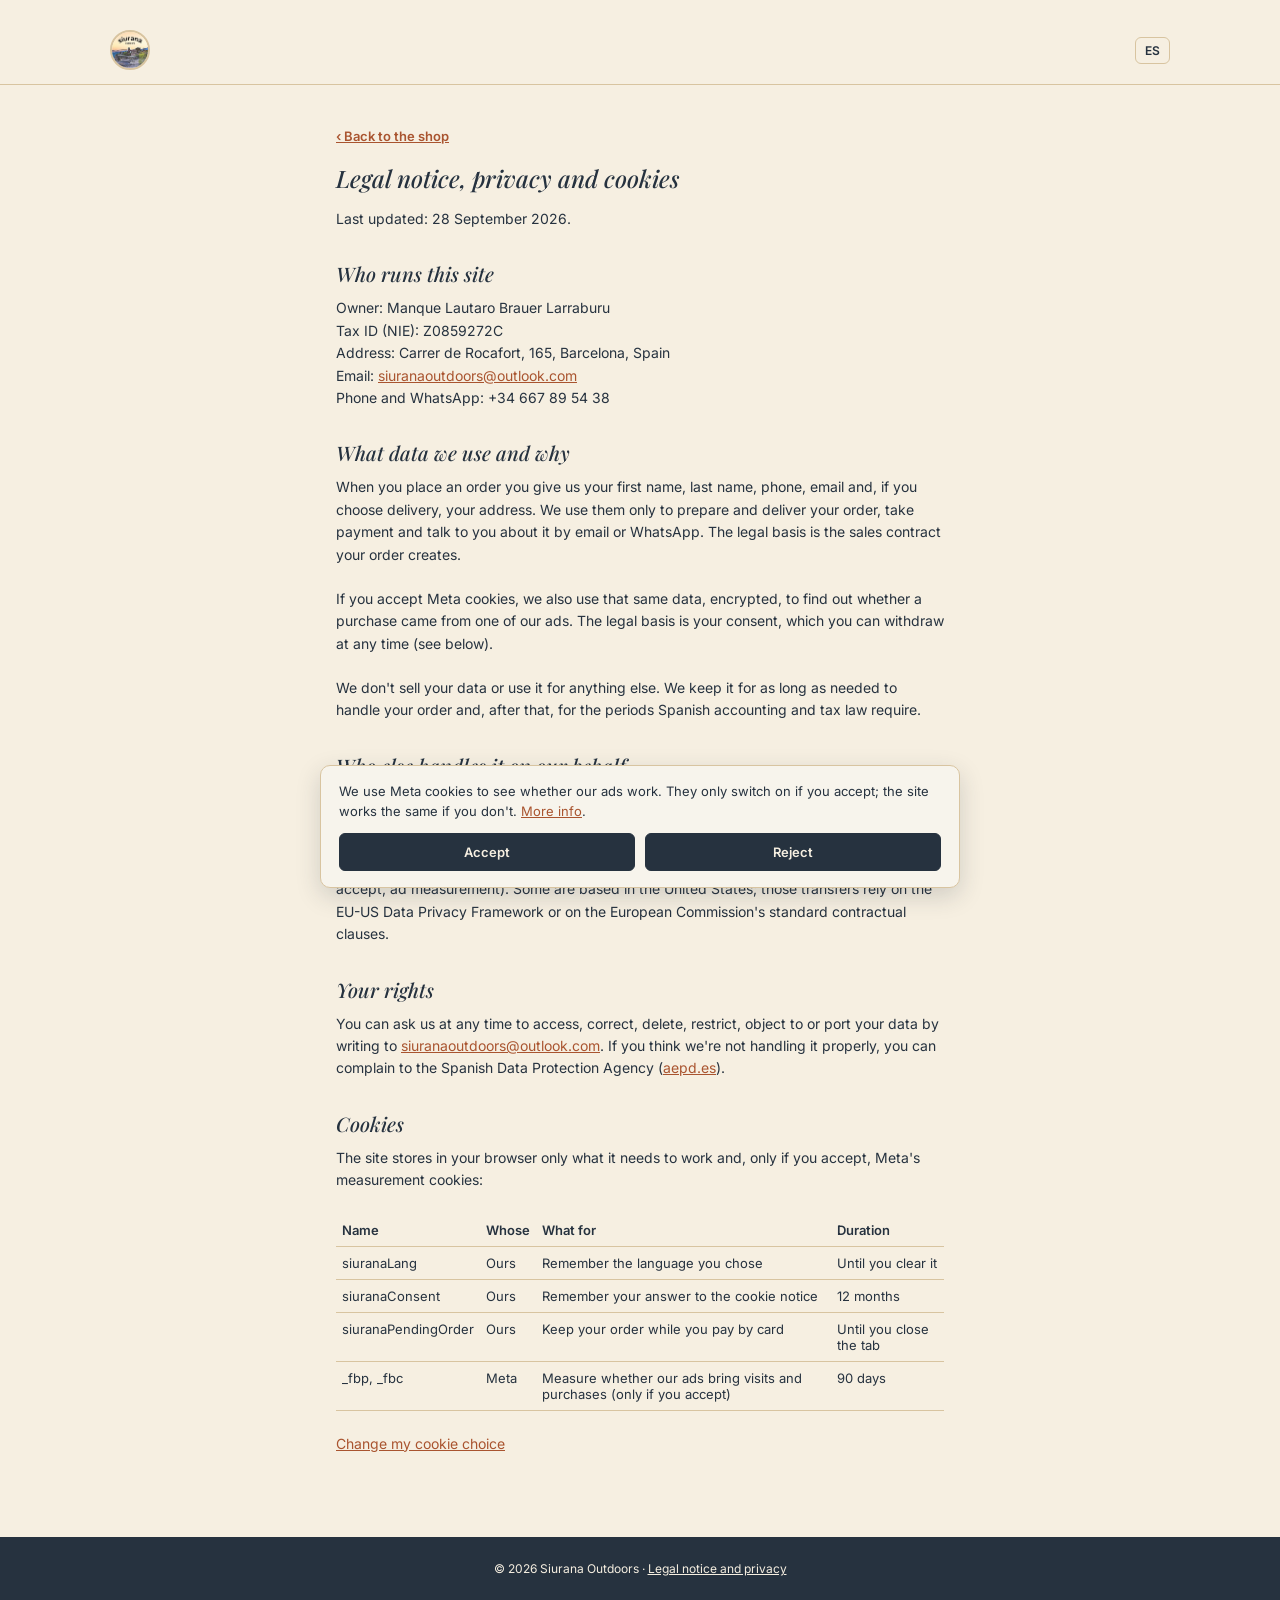
<file: en/privacy/index.html>
<!DOCTYPE html>
<html lang="en">
<head>
<meta charset="UTF-8">
<meta name="viewport" content="width=device-width, initial-scale=1.0">
<title>Legal notice, privacy and cookies — Siurana Outdoors</title>
<meta name="description" content="Who runs Siurana Outdoors, what data we use to handle your order and which cookies the site uses.">
<link rel="canonical" href="https://siuranaoutdoors.com/en/privacy/">
<link rel="alternate" hreflang="es" href="https://siuranaoutdoors.com/privacidad/">
<link rel="alternate" hreflang="en" href="https://siuranaoutdoors.com/en/privacy/">
<link rel="icon" type="image/png" href="/assets/img/favicon.png">
<link rel="apple-touch-icon" href="/assets/img/favicon.png">
<link rel="stylesheet" href="/assets/css/style.css?v=20261014">
</head>
<body>

<header class="site-header">
  <div class="container header-inner">
    <a href="/en/"><img class="logo" src="/assets/img/logo.jpg" alt="Siurana Outdoors"></a>
    <div class="header-right">
      <a class="lang-toggle" href="/privacidad/" onclick="localStorage.setItem('siuranaLang','es')" lang="es" aria-label="Switch to Spanish">ES</a>
    </div>
  </div>
</header>

<section class="order legal">
  <div class="container">
    <a class="back-link" href="/en/">‹ Back to the shop</a>
    <h1 class="section-title">Legal notice, privacy and cookies</h1>
    <p class="body-text">Last updated: 28 September 2026.</p>

    <h2 class="section-title legal-h2">Who runs this site</h2>
    <p class="body-text">
      Owner: Manque Lautaro Brauer Larraburu<br>
      Tax ID (NIE): Z0859272C<br>
      Address: Carrer de Rocafort, 165, Barcelona, Spain<br>
      Email: <a href="mailto:siuranaoutdoors@outlook.com">siuranaoutdoors@outlook.com</a><br>
      Phone and WhatsApp: +34 667 89 54 38
    </p>

    <h2 class="section-title legal-h2">What data we use and why</h2>
    <p class="body-text">
      When you place an order you give us your first name, last name, phone, email and, if you choose delivery, your address.
      We use them only to prepare and deliver your order, take payment and talk to you about it by email or WhatsApp.
      The legal basis is the sales contract your order creates.
    </p>
    <p class="body-text">
      If you accept Meta cookies, we also use that same data, encrypted, to find out whether a purchase came from one of our ads.
      The legal basis is your consent, which you can withdraw at any time (see below).
    </p>
    <p class="body-text">
      We don't sell your data or use it for anything else. We keep it for as long as needed to handle your order and,
      after that, for the periods Spanish accounting and tax law require.
    </p>

    <h2 class="section-title legal-h2">Who else handles it on our behalf</h2>
    <p class="body-text">
      To run the shop we rely on these providers, who only process your data to provide their service to us:
      Stripe (card payments: Stripe receives your card details, we never do), Cloudflare (the server that processes the order and the order form's anti-bot check),
      Resend (sending the confirmation emails), GitHub (hosting the site) and Meta (WhatsApp and, if you accept, ad measurement).
      Some are based in the United States; those transfers rely on the EU-US Data Privacy Framework or on the European
      Commission's standard contractual clauses.
    </p>

    <h2 class="section-title legal-h2">Your rights</h2>
    <p class="body-text">
      You can ask us at any time to access, correct, delete, restrict, object to or port your data by writing to
      <a href="mailto:siuranaoutdoors@outlook.com">siuranaoutdoors@outlook.com</a>.
      If you think we're not handling it properly, you can complain to the Spanish Data Protection Agency (<a href="https://www.aepd.es" target="_blank" rel="noopener">aepd.es</a>).
    </p>

    <h2 class="section-title legal-h2">Cookies</h2>
    <p class="body-text">The site stores in your browser only what it needs to work and, only if you accept, Meta's measurement cookies:</p>
    <table class="legal-table">
      <thead><tr><th>Name</th><th>Whose</th><th>What for</th><th>Duration</th></tr></thead>
      <tbody>
        <tr><td>siuranaLang</td><td>Ours</td><td>Remember the language you chose</td><td>Until you clear it</td></tr>
        <tr><td>siuranaConsent</td><td>Ours</td><td>Remember your answer to the cookie notice</td><td>12 months</td></tr>
        <tr><td>siuranaPendingOrder</td><td>Ours</td><td>Keep your order while you pay by card</td><td>Until you close the tab</td></tr>
        <tr><td>_fbp, _fbc</td><td>Meta</td><td>Measure whether our ads bring visits and purchases (only if you accept)</td><td>90 days</td></tr>
      </tbody>
    </table>
    <p class="body-text">
      <a href="#" onclick="window.siuranaMeta && window.siuranaMeta.resetConsent(); return false;">Change my cookie choice</a>
    </p>
  </div>
</section>

<footer class="site-footer">
  <div class="container">
    <p>&copy; 2026 Siurana Outdoors · <a href="/en/privacy/">Legal notice and privacy</a></p>
  </div>
</footer>

<script src="/assets/js/meta.js?v=20261014"></script>
<script src="/assets/js/origin.js?v=20261014"></script>
<script src="/assets/js/main.js?v=20261014"></script>
</body>
</html>
</file>
<file: assets/css/style.css>
@import url('https://fonts.googleapis.com/css2?family=Playfair+Display:ital,wght@0,500;0,700;1,500&family=Inter:wght@400;500;600;700&display=swap');

:root{
  --terracotta:#c1673f;
  --clay:#a9542f;
  --sand:#d8c4a0;
  --cream:#f6efe1;
  --forest:#4a5a3a;
  --navy:#26323f;
  --chalk:#f7f4ec;
}

*, *::before, *::after { box-sizing: border-box; }

body {
  margin: 0;
  background: var(--cream);
  color: var(--navy);
  font-family: 'Inter', sans-serif;
}

img { max-width: 100%; display: block; }

.container {
  max-width: 1100px;
  margin: 0 auto;
  padding: 0 20px;
}

.eyebrow {
  font-size: 11px; letter-spacing: 1px; text-transform: uppercase;
  color: var(--clay); margin-bottom: 8px; font-weight: 600;
}

.section-title {
  font-family: 'Playfair Display', serif; font-style: italic; font-weight: 500;
  font-size: 24px; margin: 0 0 14px; color: var(--navy);
}

.body-text { font-size: 14px; line-height: 1.6; margin: 0 0 22px; }

.facts { list-style: none; margin: 0; padding: 0; display: flex; flex-direction: column; gap: 10px; }
.facts li { display: flex; align-items: flex-start; gap: 10px; font-size: 12.5px; }
.dot { width: 8px; height: 8px; border-radius: 50%; background: var(--terracotta); flex-shrink: 0; margin-top: 4px; }

.site-header {
  background: var(--cream);
  border-bottom: 1px solid var(--sand);
}
.header-inner {
  display: flex;
  align-items: center;
  justify-content: space-between;
  padding: 30px 20px 14px;
}
.logo {
  width: 40px;
  height: 40px;
  border-radius: 50%;
  object-fit: cover;
  border: 2px solid var(--sand);
}
.header-right {
  display: flex;
  align-items: center;
  gap: 14px;
}
.icon-link {
  width: 34px;
  height: 34px;
  border-radius: 50%;
  background: var(--navy);
  display: flex;
  align-items: center;
  justify-content: center;
  flex-shrink: 0;
}
.icon-link svg {
  width: 18px;
  height: 18px;
  color: var(--cream);
}

.stage { position: relative; display: inline-block; }

.btn-base {
  position: relative;
  z-index: 1;
  display: inline-block;
  border-radius: 24px;
  background: var(--terracotta);
  color: #fff;
  font-weight: 600;
  font-size: 14px;
  text-decoration: none;
  border: none;
  cursor: pointer;
  padding: 14px 30px;
  box-shadow: 0 3px 0 var(--clay);
  transition: box-shadow .15s ease, transform .15s ease;
  overflow: visible;
  font-family: 'Inter', sans-serif;
}
.btn-base:hover, .btn-base.js-preview { transform: translateY(1px); box-shadow: 0 2px 0 var(--clay); }
.btn-base:active, .btn-base.js-preview-active { transform: translateY(2px); box-shadow: 0 1px 0 var(--clay); }
.btn-small { padding: 8px 18px; font-size: 12px; }

.crimpWrap { position:absolute;z-index:0;left:50%;top:0;transform:translateX(-50%);width:80px;height:40px;pointer-events:none; }
.finger { position:absolute;top:0;width:15px;height:46px;border-radius:7px 7px 5px 5px;background:var(--sand);opacity:0;
  transform-origin:bottom center;transition:left .22s ease, transform .3s cubic-bezier(.3,1.3,.4,1), opacity .2s ease; }
.finger::after { content:'';position:absolute;left:50%;bottom:7px;width:5px;height:5px;border-radius:50%;background:var(--clay);
  transform:translateX(-50%);opacity:0;transition:opacity .18s ease; }

.finger:nth-child(1){left:0px;  transform:translateY(6px) rotate(-5deg);}
.finger:nth-child(2){left:14px; transform:translateY(6px) rotate(-1deg);}
.finger:nth-child(3){left:28px; transform:translateY(6px) rotate(1deg);}
.finger:nth-child(4){left:42px; transform:translateY(6px) rotate(5deg);}

/* .js-preview / .js-preview-active companion classes let JS simulate the same
   :hover / :active look programmatically (used to auto-preview the hero
   button 3s after page load, since a real click navigates away before the
   :active + puff animation has time to finish playing). Keep every rule
   below in sync if the hover/active visuals ever change. */
.btn-crimp:hover ~ .crimpWrap .finger, .btn-crimp.js-preview ~ .crimpWrap .finger { opacity: 1; }
.btn-crimp:hover ~ .crimpWrap .finger:nth-child(1), .btn-crimp.js-preview ~ .crimpWrap .finger:nth-child(1){transform:translateY(-18px) rotate(-5deg);}
.btn-crimp:hover ~ .crimpWrap .finger:nth-child(2), .btn-crimp.js-preview ~ .crimpWrap .finger:nth-child(2){transform:translateY(-18px) rotate(-1deg);}
.btn-crimp:hover ~ .crimpWrap .finger:nth-child(3), .btn-crimp.js-preview ~ .crimpWrap .finger:nth-child(3){transform:translateY(-18px) rotate(1deg);}
.btn-crimp:hover ~ .crimpWrap .finger:nth-child(4), .btn-crimp.js-preview ~ .crimpWrap .finger:nth-child(4){transform:translateY(-18px) rotate(5deg);}

.btn-crimp:active ~ .crimpWrap .finger, .btn-crimp.js-preview-active ~ .crimpWrap .finger { transition-duration: .1s; }
.btn-crimp:active ~ .crimpWrap .finger:nth-child(1), .btn-crimp.js-preview-active ~ .crimpWrap .finger:nth-child(1){left:0px;  transform:translateY(-14px) rotate(0deg) scaleY(.92);}
.btn-crimp:active ~ .crimpWrap .finger:nth-child(2), .btn-crimp.js-preview-active ~ .crimpWrap .finger:nth-child(2){left:15px; transform:translateY(-14px) rotate(0deg) scaleY(.92);}
.btn-crimp:active ~ .crimpWrap .finger:nth-child(3), .btn-crimp.js-preview-active ~ .crimpWrap .finger:nth-child(3){left:30px; transform:translateY(-14px) rotate(0deg) scaleY(.92);}
.btn-crimp:active ~ .crimpWrap .finger:nth-child(4), .btn-crimp.js-preview-active ~ .crimpWrap .finger:nth-child(4){left:45px; transform:translateY(-14px) rotate(0deg) scaleY(.92);}
.btn-crimp:active ~ .crimpWrap .finger::after, .btn-crimp.js-preview-active ~ .crimpWrap .finger::after { opacity: .7; }

.thumb { position:absolute;top:0;left:62px;width:16px;height:22px;border-radius:7px 8px 6px 6px;background:var(--sand);opacity:0;
  transform-origin:bottom center;transition:left .22s ease, transform .3s cubic-bezier(.3,1.3,.4,1), opacity .2s ease;
  transform:translateY(6px) rotate(10deg); }
.thumb::after { content:'';position:absolute;left:50%;bottom:6px;width:5px;height:5px;border-radius:50%;background:var(--clay);
  transform:translateX(-50%);opacity:0;transition:opacity .18s ease; }

.btn-crimp:hover ~ .crimpWrap .thumb, .btn-crimp.js-preview ~ .crimpWrap .thumb { opacity:1;transform:translateY(-12px) rotate(14deg); }
.btn-crimp:active ~ .crimpWrap .thumb, .btn-crimp.js-preview-active ~ .crimpWrap .thumb { left:54px;transform:translateY(-9px) rotate(-16deg) scaleY(.9);transition-duration:.1s; }
.btn-crimp:active ~ .crimpWrap .thumb::after, .btn-crimp.js-preview-active ~ .crimpWrap .thumb::after { opacity: .7; }

.tipWrap { position:absolute;left:50%;top:0;transform:translateX(-50%);width:80px;height:22px;pointer-events:none; }
.fingertip { position:absolute;top:0;width:16px;height:18px;border-radius:50%;background:var(--sand);opacity:0;
  transform-origin:top center;transition:opacity .15s ease, transform .18s cubic-bezier(.3,1.3,.4,1);transform:translateY(-12px) scale(.6); }
.fingertip::after{content:'';position:absolute;left:50%;top:4px;width:6px;height:7px;border-radius:50%;
  background:var(--cream);transform:translateX(-50%);opacity:.95;}
.fingertip:nth-child(1){left:-1px;} .fingertip:nth-child(2){left:14px;} .fingertip:nth-child(3){left:29px;} .fingertip:nth-child(4){left:44px;}
.btn-crimp:active .fingertip, .btn-crimp.js-preview-active .fingertip { opacity: 1; transform: translateY(-4px) scale(1); }

.thumbtip { position:absolute;top:0;left:54px;width:16px;height:16px;border-radius:50%;background:var(--sand);opacity:0;
  transform-origin:top center;transition:opacity .15s ease, transform .18s cubic-bezier(.3,1.3,.4,1);transform:translateY(-10px) rotate(14deg) scale(.6); }
.thumbtip::after{content:'';position:absolute;left:55%;top:3px;width:7px;height:8px;border-radius:50%;
  background:var(--cream);transform:translateX(-50%) rotate(-16deg);opacity:.95;}
.btn-crimp:active .thumbtip, .btn-crimp.js-preview-active .thumbtip { opacity: 1; transform: translateY(-3px) rotate(-16deg) scale(1); }

.puffWrap { position:absolute;z-index:2;left:50%;top:2px;transform:translateX(-50%);width:120px;height:50px;pointer-events:none; }
.puff { position:absolute;border-radius:50%;background:var(--chalk);opacity:0; }
.puff:nth-child(1){left:8px; top:20px; width:5px;height:5px;}
.puff:nth-child(2){left:20px;top:9px;  width:6px;height:6px;}
.puff:nth-child(3){left:32px;top:24px; width:4px;height:4px;}
.puff:nth-child(4){left:88px;top:24px; width:4px;height:4px;}
.puff:nth-child(5){left:100px;top:9px;  width:6px;height:6px;}
.puff:nth-child(6){left:112px;top:20px;width:5px;height:5px;}

@keyframes puffL1{0%{opacity:0;transform:translate(0,0) scale(.5);}20%{opacity:.9;}100%{opacity:0;transform:translate(-16px,-22px) scale(1.2);}}
@keyframes puffL2{0%{opacity:0;transform:translate(0,0) scale(.5);}20%{opacity:.9;}100%{opacity:0;transform:translate(-8px,-28px) scale(1.1);}}
@keyframes puffL3{0%{opacity:0;transform:translate(0,0) scale(.5);}20%{opacity:.9;}100%{opacity:0;transform:translate(-20px,-8px) scale(1.15);}}
@keyframes puffR1{0%{opacity:0;transform:translate(0,0) scale(.5);}20%{opacity:.9;}100%{opacity:0;transform:translate(20px,-8px) scale(1.15);}}
@keyframes puffR2{0%{opacity:0;transform:translate(0,0) scale(.5);}20%{opacity:.9;}100%{opacity:0;transform:translate(8px,-28px) scale(1.1);}}
@keyframes puffR3{0%{opacity:0;transform:translate(0,0) scale(.5);}20%{opacity:.9;}100%{opacity:0;transform:translate(16px,-22px) scale(1.2);}}

.puffWrap.puffing .puff:nth-child(1){animation:puffL1 .6s ease-out forwards;}
.puffWrap.puffing .puff:nth-child(2){animation:puffL2 .6s ease-out .03s forwards;}
.puffWrap.puffing .puff:nth-child(3){animation:puffL3 .6s ease-out .06s forwards;}
.puffWrap.puffing .puff:nth-child(4){animation:puffR3 .6s ease-out .06s forwards;}
.puffWrap.puffing .puff:nth-child(5){animation:puffR2 .6s ease-out .03s forwards;}
.puffWrap.puffing .puff:nth-child(6){animation:puffR1 .6s ease-out forwards;}

.hero { padding: 56px 0 60px; text-align: center; }
.hero-inner { display: flex; flex-direction: column; align-items: center; }
.logo-big {
  width: 130px; height: 130px; border-radius: 50%; object-fit: cover;
  margin: 0 0 22px; border: 4px solid var(--sand);
  box-shadow: 0 6px 16px rgba(38,50,63,.18);
}
.hero-title {
  font-family: 'Playfair Display', serif; font-style: italic; font-weight: 500;
  font-size: 26px; color: var(--navy); margin: 0 0 6px;
}
.hero-sub {
  font-size: 13px; letter-spacing: .4px; color: var(--clay);
  margin: 0 0 26px; text-transform: uppercase;
}
.about-inner { display: flex; align-items: center; gap: 0; flex-wrap: wrap; }
.about-photo {
  flex: 1 1 320px; min-height: 280px; border-radius: 8px;
}
.about-copy { flex: 1 1 320px; padding: 34px 32px; }

/* .about-photo has only min-height (280px), and align-items:center on its flex
   parent means it doesn't stretch to the row height, so a height:100% child
   (the carousel's img) can't resolve against it and falls back to the image's
   own intrinsic aspect ratio — with these portrait product photos that produced
   an oversized ~660px-tall box that dwarfed the copy column. Pin an explicit
   height so the carousel crops via object-fit:cover into a balanced box instead.
   540px (raised from an earlier 420px pass, which itself over-cropped these
   mostly-portrait product photos) still sits well under that ~660px "dwarfing"
   territory and close to the ~350-450px natural height of the .about-copy
   text column beside it.
   This must stay ABOVE the @media (max-width:600px) block below: both rules
   share identical specificity (two classes), so the mobile override only wins
   the cascade at narrow widths if it appears later in source order. */
.about-photo.carousel { height: 540px; }

.gallery { padding: 40px 0 60px; }
/* Raised from 220/320px (mobile/desktop) to 290/520px to cut down on vertical
   cropping of the mostly-portrait gallery photos (0.56-0.75 aspect) via
   object-fit:cover. Side effect worth knowing: at the mobile 290px height the
   box's aspect (~1.16) is narrower than the autoplay video's 16:9 (1.78)
   frame, so cover now crops a bit more off the VIDEO's sides on mobile than
   before (it was already side-cropped at 220px, just less so) — an accepted
   tradeoff, the video's main scene stays centered and in frame. At desktop
   (520px) the box's aspect (~2.04) is actually now much closer to the video's
   1.78 than the old 320px box (~3.31) was, so on desktop the video ends up
   LESS cropped than before, not more. */
.gallery-carousel, .gallery-carousel .carousel-slide { height: 290px; }
@media (min-width: 700px) {
  .gallery-carousel, .gallery-carousel .carousel-slide { height: 520px; }
}
.gallery-carousel { border-radius: 8px; background: var(--navy); }

/* landscape-4 and landscape-6 are portrait source photos; on desktop the
   gallery box is still wider than tall (~2.04 aspect at 520px) so cover still
   crops a horizontal band off the top/bottom, and the default center crop
   misses the climber(s) entirely. Values below were picked by measuring the
   climbers' actual vertical position in each photo: landscape-4's climber
   sits ~33-40% down the frame (sunset glow stays in view too), landscape-6
   has one climber near the top (~16-22%) and a second near the bottom
   (~87%) — too far apart to both fit in one crop, so this keeps the
   ascending climber (the one actually mid-route) in frame. Re-checked against
   the taller 520px/290px (desktop/mobile) box: both values still keep their
   climber comfortably in frame, no change needed. */
.carousel-slide img[src*="landscape-4"] { object-position: center 36%; }
.carousel-slide img[src*="landscape-6"] { object-position: center 20%; }

/* landscape-5's climbers sit in the left ~25% of this 16:9 photo. At the
   mobile gallery height (290px) the box is narrower than the photo (aspect
   ~1.16 vs 1.78), so cover crops the sides instead of top/bottom — a center
   crop pushes the left edge in far enough to cut the belayer out of frame.
   Shifting the crop left keeps every climber in frame. Desktop stays a
   top/bottom crop (box wider than the photo) where center is already fine
   vertically, and this X-axis shift has no effect there. */
.carousel-slide img[src*="landscape-5"] { object-position: 10% center; }

/* product-4's bag hangs low in the frame (roughly the bottom 40%, held up
   against a rock overhang that fills the rest) — on the taller About box a
   center crop only catches a sliver of its top edge. Shifting the crop down
   keeps the whole bag (label, chalk window and kraft base) in frame. */
.carousel-slide img[src*="product-4"] { object-position: center 85%; }

.testimonials { padding: 40px 0 60px; }
.testimonials-grid {
  display: grid; grid-template-columns: 1fr; gap: 32px 24px; margin-top: 32px;
}
@media (min-width: 700px) { .testimonials-grid { grid-template-columns: repeat(2, 1fr); } }
@media (min-width: 1000px) { .testimonials-grid { grid-template-columns: repeat(3, 1fr); } }
.testimonial-card { margin: 0; }
/* aspect-ratio (not a fixed height) so the box scales cleanly at any card
   width across the 1/2/3-column breakpoints above, without needing a
   per-breakpoint height like the other carousels. 2:3 matches most of these
   photos' own portrait aspect (~0.667) closely, so cover crops very little
   off them; the couple of landscape/square outliers crop more on the sides,
   checked via simulation and still framed fine at this ratio. */
.testimonial-photo { aspect-ratio: 2 / 3; border-radius: 8px; background: var(--navy); }
.testimonial-quote {
  margin: 14px 0 0; font-size: 13.5px; line-height: 1.6; font-style: italic; color: var(--navy);
}
.testimonial-quote p { margin: 0 0 6px; }
.testimonial-quote cite { font-size: 12.5px; font-weight: 600; font-style: normal; color: var(--clay); }

.order { padding: 40px 0 60px; max-width: 460px; margin: 0 auto; }
.back-link {
  display: inline-block; margin-bottom: 18px; font-size: 13px; font-weight: 600;
  color: var(--clay); text-decoration: none;
}
.back-link:hover { color: var(--terracotta); }

.order-block { border-top: 1px solid var(--sand); padding-top: 20px; margin-top: 20px; }
.field-row { display: flex; gap: 12px; }
.field-row .field { flex: 1 1 0; min-width: 0; }
.field { margin-top: 12px; }
.field:first-child { margin-top: 0; }
/* Side-by-side fields share one top edge; the spacing goes between rows. */
.field-row .field { margin-top: 0; }
.field-row + .field-row { margin-top: 12px; }
.field label {
  display: block; font-size: 12.5px; font-weight: 600; color: var(--navy); margin-bottom: 6px;
}
.field input[type="text"], .field input[type="tel"], .field input[type="email"],
.field textarea, .field select {
  width: 100%; border: 1px solid var(--sand); border-radius: 8px; padding: 10px;
  font-family: 'Inter', sans-serif; font-size: 13px; color: var(--navy); box-sizing: border-box;
}
.field textarea { resize: vertical; }

.radio-option {
  display: flex; align-items: center; gap: 8px; font-size: 13.5px; color: var(--navy);
  margin-top: 10px; cursor: pointer;
}
.radio-option:first-child { margin-top: 0; }
.radio-option:has(input:disabled) { color: var(--sand); cursor: not-allowed; }
.fee-note { color: var(--clay); font-size: 12px; }

.order-qty { margin: 0; }
.qty-stepper { display: flex; align-items: center; gap: 10px; }
.qty-btn {
  width: 36px; height: 36px; border-radius: 50%; border: 1px solid var(--sand);
  background: var(--cream); color: var(--navy); font-size: 18px; line-height: 1;
  cursor: pointer;
}
.qty-btn:hover { background: var(--sand); }
#qty {
  width: 56px; text-align: center; font-size: 15px; font-weight: 600; color: var(--navy);
  border: 1px solid var(--sand); border-radius: 8px; padding: 8px 4px;
  font-family: 'Inter', sans-serif;
}

.order-total { margin: 20px 0 0; font-size: 15px; font-weight: 600; }
#submit-order { display: block; width: 100%; margin-top: 20px; text-align: center; }
.order-error { color: var(--terracotta); font-size: 12.5px; margin: 10px 0 0; }
.order-confirmation {
  color: var(--forest); font-size: 13.5px; font-weight: 600; margin: 14px 0 0;
  background: var(--cream); border: 1px solid var(--sand); border-radius: 8px; padding: 12px;
}
.order-confirmation a { color: var(--clay); text-decoration: underline; }
.order-confirmation a:hover { color: var(--terracotta); }

.site-footer {
  background: var(--navy); color: var(--cream);
  text-align: center; padding: 24px 0; font-size: 12px;
}
.site-footer p { margin: 0; }
.site-footer a { color: var(--cream); text-decoration: underline; }
.site-footer a:hover { color: var(--sand); }

/* Aviso legal y privacidad: el mismo ancho de lectura que el pedido. */
.order.legal { max-width: 680px; padding-left: 16px; padding-right: 16px; }
.legal .legal-h2 { font-size: 20px; margin: 30px 0 10px; }
.legal a { color: var(--clay); text-decoration: underline; }
.legal a:hover { color: var(--terracotta); }
.legal-table { width: 100%; border-collapse: collapse; font-size: 13px; margin: 0 0 22px; }
.legal-table th, .legal-table td { text-align: left; vertical-align: top; padding: 8px 6px; border-bottom: 1px solid var(--sand); }
.legal-table th { font-weight: 600; }
@media (max-width: 600px) {
  .legal-table { display: block; overflow-x: auto; }
}

@media (max-width: 600px) {
  /* This used to need >= ~15px top padding to keep the crimp-hand header CTA's
     raised fingers from clipping against the viewport edge (see commit
     44aba79) - that button was later removed, so the constraint no longer
     applies, but the value still reads fine as general breathing room. */
  .header-inner { padding: 26px 16px 10px; }
  .hero { padding: 40px 0 44px; }
  .logo-big { width: 100px; height: 100px; }
  .about-copy { padding: 26px 20px; }
  /* Raised from 260px alongside the desktop 540px bump above — same
     less-cropping rationale, see the comment on the desktop rule. */
  .about-photo.carousel { height: 330px; min-height: 330px; }
}

.lang-toggle {
  font-size: 12px; font-weight: 600; color: var(--navy); text-decoration: none;
  padding: 5px 9px; border: 1px solid var(--sand); border-radius: 6px;
}
.lang-toggle:hover { background: var(--sand); }

.carousel { position: relative; overflow: hidden; }
.carousel-slide { display: none; width: 100%; height: 100%; }
.carousel-slide.is-active { display: block; }
.carousel-slide img, .carousel-slide video { width: 100%; height: 100%; object-fit: cover; display: block; }
.carousel-arrow {
  position: absolute; top: 50%; transform: translateY(-50%);
  width: 32px; height: 32px; border-radius: 50%; border: none;
  background: rgba(38,50,63,.55); color: #fff; font-size: 18px; line-height: 1;
  cursor: pointer; display: flex; align-items: center; justify-content: center;
  z-index: 1; padding: 0;
}
.carousel-arrow:hover { background: rgba(38,50,63,.8); }
.carousel-prev { left: 10px; }
.carousel-next { right: 10px; }

.carousel-dots { position: absolute; bottom: 8px; left: 50%; transform: translateX(-50%); display: flex; gap: 6px; z-index: 1; }
.carousel-dot { width: 6px; height: 6px; border-radius: 50%; background: rgba(255,255,255,.5); border: none; padding: 0; cursor: pointer; }
.carousel-dot.is-active { background: #fff; }

.stockist-links { font-size: 12px; margin-left: 2px; }
.stockist-links a { color: var(--clay); text-decoration: underline; }
.stockist-links a:hover { color: var(--terracotta); }

/* Cookie banner (assets/js/meta.js). Only appears once a Meta pixel ID is
   set. Accept and Reject look exactly alike on purpose: the Spanish data
   protection authority (AEPD) asks for rejecting to be as easy and as
   visible as accepting. */
.cookie-banner {
  position: fixed; left: 12px; right: 12px; bottom: 12px; z-index: 50;
  max-width: 640px; margin: 0 auto; padding: 16px 18px;
  background: var(--chalk); color: var(--navy);
  border: 1px solid var(--sand); border-radius: 10px;
  box-shadow: 0 8px 24px rgba(38,50,63,.18);
  font-size: 13px; line-height: 1.5;
}
.cookie-banner p { margin: 0 0 12px; }
.cookie-banner a { color: var(--clay); text-decoration: underline; }
.cookie-actions { display: flex; gap: 10px; }
.cookie-actions button {
  flex: 1 1 0; padding: 10px 14px; border-radius: 6px; cursor: pointer;
  font: 600 13px 'Inter', sans-serif;
  background: var(--navy); color: var(--cream); border: 1px solid var(--navy);
}
.cookie-actions button:hover { background: var(--clay); border-color: var(--clay); }

/* "Also available in English / castellano" bar (main.js) - replaces the old
   automatic redirect by browser language, which Google advises against. */
.lang-suggest {
  display: flex; align-items: center; justify-content: center; gap: 12px;
  padding: 8px 16px; background: var(--navy); color: var(--cream);
  font-size: 12.5px; text-align: center;
}
.lang-suggest a { color: var(--sand); font-weight: 600; text-decoration: underline; }
.lang-suggest button {
  background: none; border: none; color: var(--cream); cursor: pointer;
  font-size: 18px; line-height: 1; padding: 0 4px;
}

/* Stockist map on the order form: our own image, the whole map links to Google Maps. */
.store-map { margin-top: 16px; }
.store-map-link {
  display: block; overflow: hidden; border-radius: 14px;
  border: 1px solid var(--sand); background: var(--chalk);
  aspect-ratio: 1040 / 700; transition: box-shadow .2s;
}
.store-map-link:hover { box-shadow: 0 8px 24px rgba(38, 50, 63, .15); }
.store-map-link img { width: 100%; height: 100%; object-fit: cover; }
.store-map-name { margin: 14px 0 0; font-family: 'Playfair Display', serif; font-size: 18px; }
.store-map-address { margin: 4px 0 0; font-size: 14px; }
.store-map-note { margin: 10px 0 0; font-size: 14px; opacity: .8; }
.store-map-directions {
  display: inline-block; margin-top: 12px; font-size: 14px; font-weight: 600;
  color: var(--clay); text-decoration: underline;
}
.store-map-directions:hover { color: var(--terracotta); }
</file>
